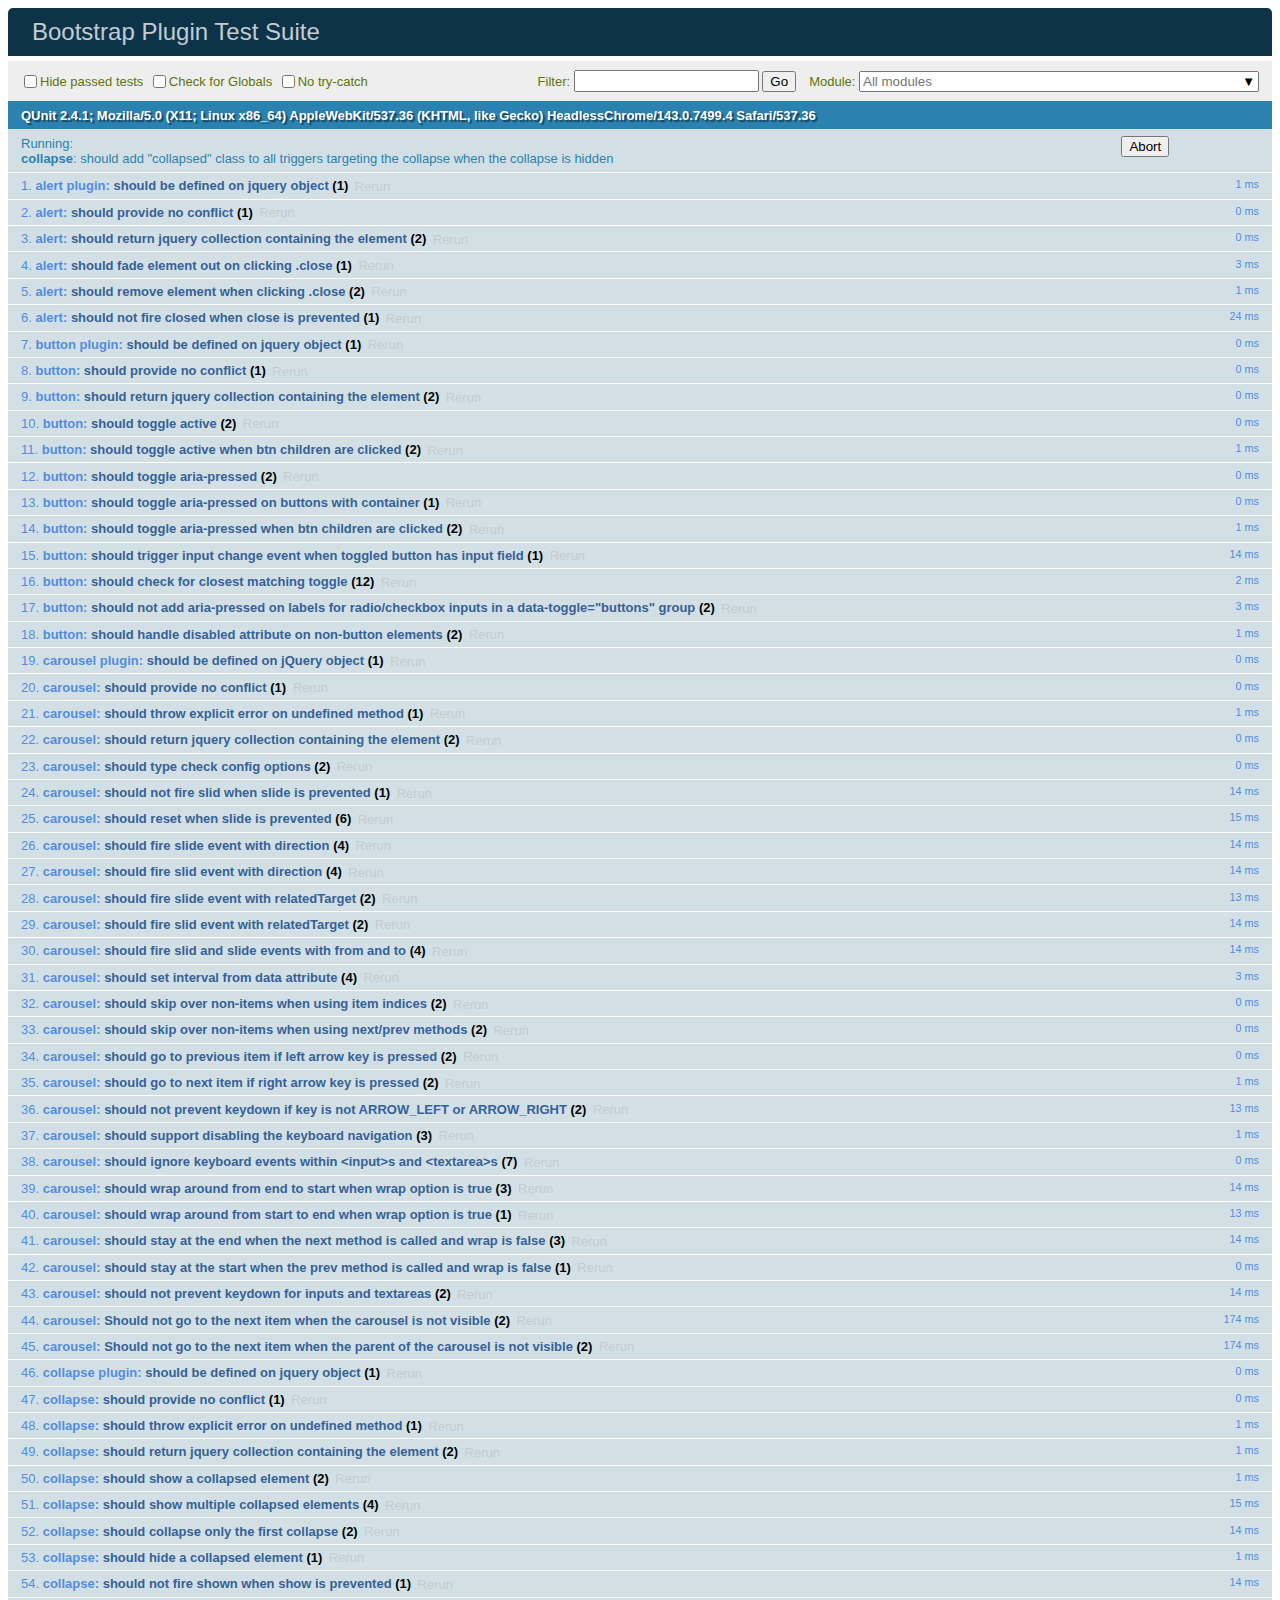
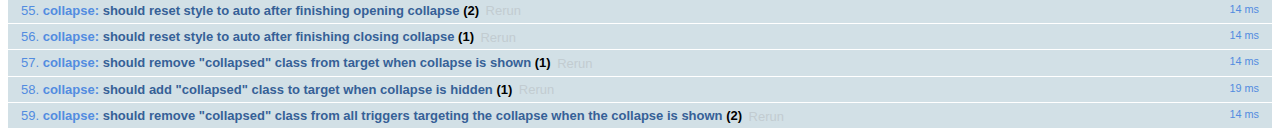
<file: static/css/bootstrap-4.0.0/js/tests/index.html>
<!doctype html>
<html lang="en">
  <head>
    <meta charset="utf-8">
    <meta name="viewport" content="width=device-width, initial-scale=1, shrink-to-fit=no">
    <title>Bootstrap Plugin Test Suite</title>

    <!-- jQuery -->
    <script>
      (function () {
        var path = '../../assets/js/vendor/jquery-slim.min.js'
        // get jquery param from the query string.
        var jQueryVersion = location.search.match(/[?&]jquery=(.*?)(?=&|$)/)

        // If a version was specified, use that version from our vendor folder
        if (jQueryVersion) {
          path = 'vendor/jquery-' + jQueryVersion[1] + '.min.js'
        }
        document.write('<script src="' + path + '"><\/script>')
      }())
    </script>
    <script src="../../assets/js/vendor/popper.min.js"></script>

    <!-- QUnit -->
    <link rel="stylesheet" href="vendor/qunit.css" media="screen">
    <script src="vendor/qunit.js"></script>

    <script>
      // Disable jQuery event aliases to ensure we don't accidentally use any of them
      [
        'blur',
        'focus',
        'focusin',
        'focusout',
        'resize',
        'scroll',
        'click',
        'dblclick',
        'mousedown',
        'mouseup',
        'mousemove',
        'mouseover',
        'mouseout',
        'mouseenter',
        'mouseleave',
        'change',
        'select',
        'submit',
        'keydown',
        'keypress',
        'keyup',
        'contextmenu'
      ].forEach(function(eventAlias) {
        $.fn[eventAlias] = function() {
          throw new Error('Using the ".' + eventAlias + '()" method is not allowed, so that Bootstrap can be compatible with custom jQuery builds which exclude the "event aliases" module that defines said method. See https://github.com/twbs/bootstrap/blob/master/CONTRIBUTING.md#js')
        }
      })

      // Require assert.expect in each test
      QUnit.config.requireExpects = true

      // See https://github.com/axemclion/grunt-saucelabs#test-result-details-with-qunit
      var log = []
      var testName

      QUnit.done(function(testResults) {
        var tests = []
        for (var i = 0; i < log.length; i++) {
          var details = log[i]
          tests.push({
            name: details.name,
            result: details.result,
            expected: details.expected,
            actual: details.actual,
            source: details.source
          })
        }
        testResults.tests = tests

        window.global_test_results = testResults
      })

      QUnit.testStart(function(testDetails) {
        QUnit.log(function(details) {
          if (!details.result) {
            details.name = testDetails.name
            log.push(details)
          }
        })
      })

      // Display fixture on-screen on iOS to avoid false positives
      // See https://github.com/twbs/bootstrap/pull/15955
      if (/iPhone|iPad|iPod/.test(navigator.userAgent)) {
        QUnit.begin(function() {
          $('#qunit-fixture').css({ top: 0, left: 0 })
        })

        QUnit.done(function() {
          $('#qunit-fixture').css({ top: '', left: '' })
        })
      }
    </script>

    <!-- Transpiled Plugins -->
    <script src="../dist/util.js"></script>
    <script src="../dist/alert.js"></script>
    <script src="../dist/button.js"></script>
    <script src="../dist/carousel.js"></script>
    <script src="../dist/collapse.js"></script>
    <script src="../dist/dropdown.js"></script>
    <script src="../dist/modal.js"></script>
    <script src="../dist/scrollspy.js"></script>
    <script src="../dist/tab.js"></script>
    <script src="../dist/tooltip.js"></script>
    <script src="../dist/popover.js"></script>

    <!-- Unit Tests -->
    <script src="unit/alert.js"></script>
    <script src="unit/button.js"></script>
    <script src="unit/carousel.js"></script>
    <script src="unit/collapse.js"></script>
    <script src="unit/dropdown.js"></script>
    <script src="unit/modal.js"></script>
    <script src="unit/scrollspy.js"></script>
    <script src="unit/tab.js"></script>
    <script src="unit/tooltip.js"></script>
    <script src="unit/popover.js"></script>
    <script src="unit/util.js"></script>
  </head>
  <body>
    <div id="qunit-container">
      <div id="qunit"></div>
      <div id="qunit-fixture"></div>
    </div>
  </body>
</html>
</file>
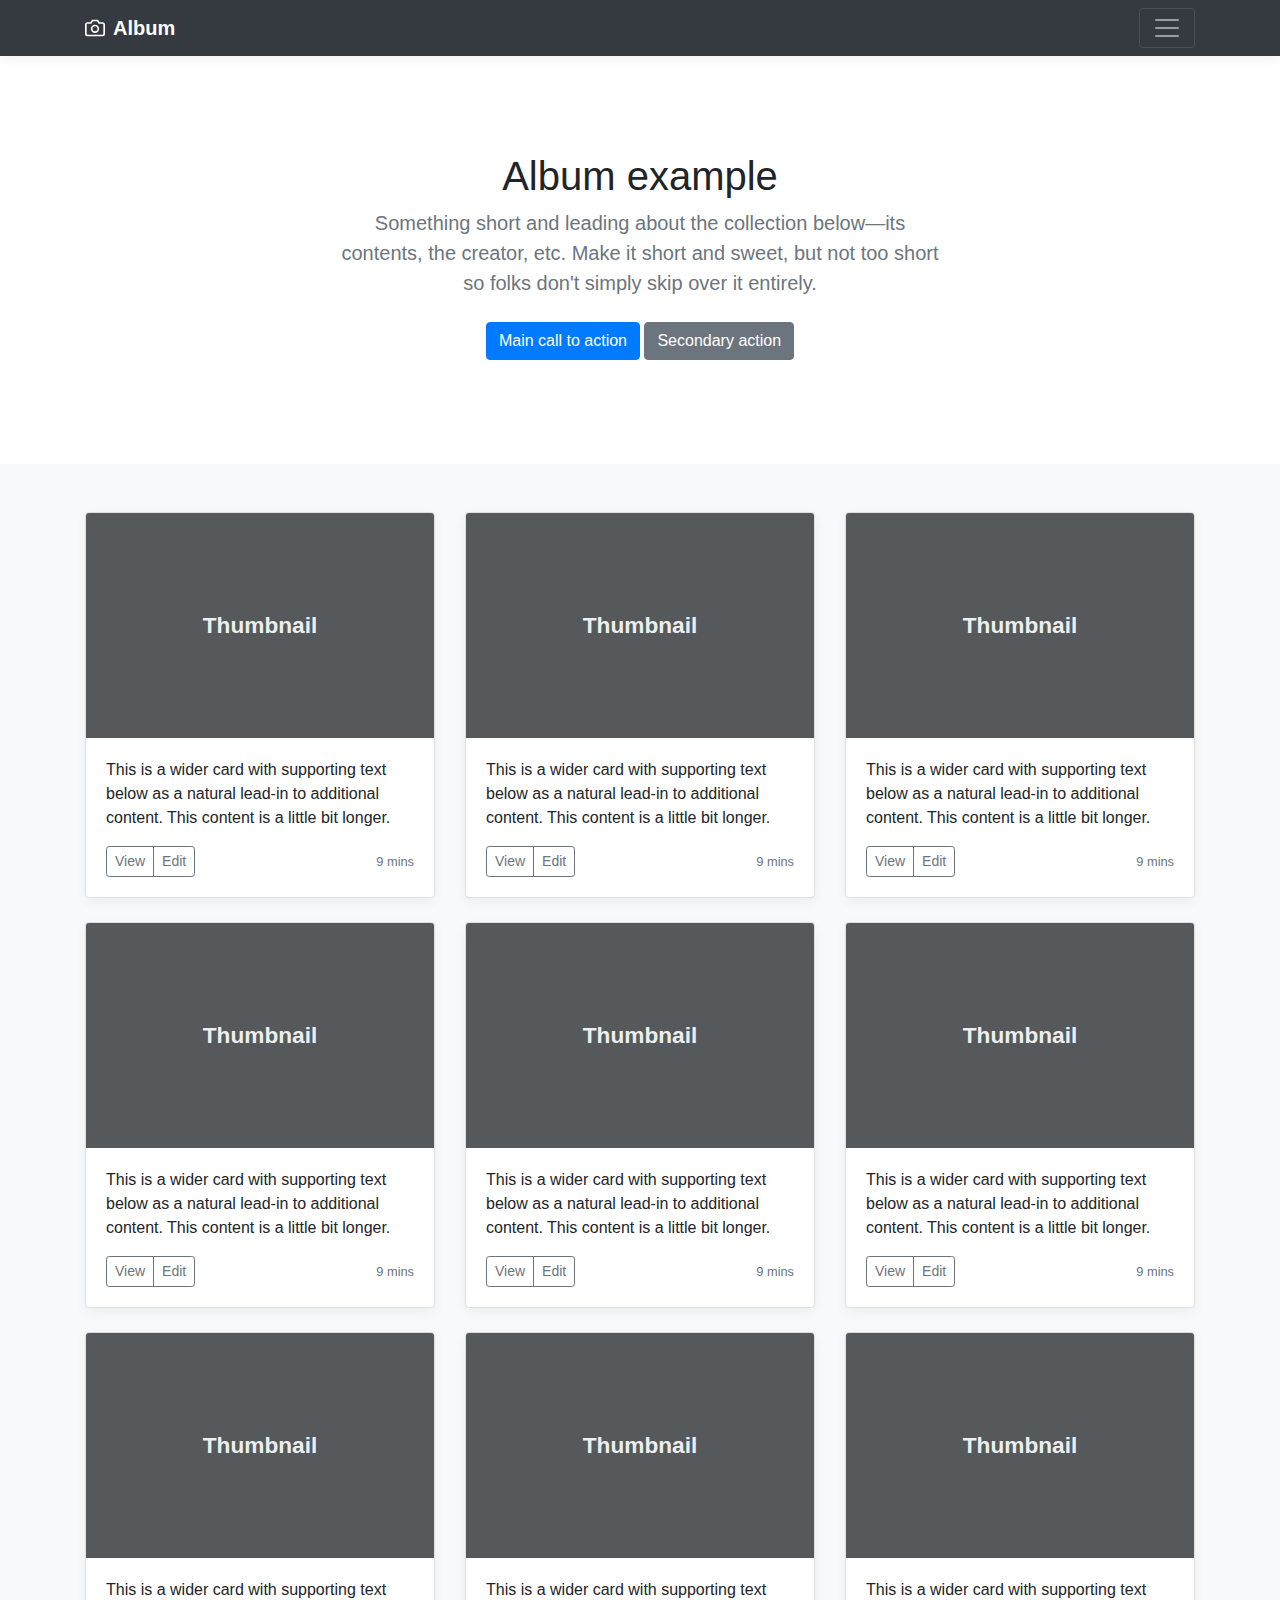
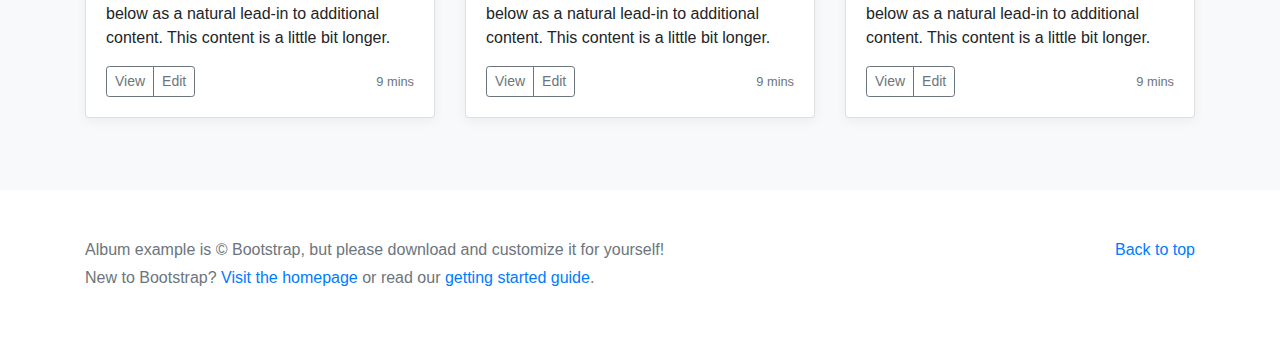
<file: static/css/bootstrap-4.0.0/docs/4.0/examples/album/index.html>
<!doctype html>
<html lang="en">
  <head>
    <meta charset="utf-8">
    <meta name="viewport" content="width=device-width, initial-scale=1, shrink-to-fit=no">
    <meta name="description" content="">
    <meta name="author" content="">
    <link rel="icon" href="../../../../favicon.ico">

    <title>Album example for Bootstrap</title>

    <!-- Bootstrap core CSS -->
    <link href="../../../../dist/css/bootstrap.min.css" rel="stylesheet">

    <!-- Custom styles for this template -->
    <link href="album.css" rel="stylesheet">
  </head>

  <body>

    <header>
      <div class="collapse bg-dark" id="navbarHeader">
        <div class="container">
          <div class="row">
            <div class="col-sm-8 col-md-7 py-4">
              <h4 class="text-white">About</h4>
              <p class="text-muted">Add some information about the album below, the author, or any other background context. Make it a few sentences long so folks can pick up some informative tidbits. Then, link them off to some social networking sites or contact information.</p>
            </div>
            <div class="col-sm-4 offset-md-1 py-4">
              <h4 class="text-white">Contact</h4>
              <ul class="list-unstyled">
                <li><a href="#" class="text-white">Follow on Twitter</a></li>
                <li><a href="#" class="text-white">Like on Facebook</a></li>
                <li><a href="#" class="text-white">Email me</a></li>
              </ul>
            </div>
          </div>
        </div>
      </div>
      <div class="navbar navbar-dark bg-dark box-shadow">
        <div class="container d-flex justify-content-between">
          <a href="#" class="navbar-brand d-flex align-items-center">
            <svg xmlns="http://www.w3.org/2000/svg" width="20" height="20" viewBox="0 0 24 24" fill="none" stroke="currentColor" stroke-width="2" stroke-linecap="round" stroke-linejoin="round" class="mr-2"><path d="M23 19a2 2 0 0 1-2 2H3a2 2 0 0 1-2-2V8a2 2 0 0 1 2-2h4l2-3h6l2 3h4a2 2 0 0 1 2 2z"></path><circle cx="12" cy="13" r="4"></circle></svg>
            <strong>Album</strong>
          </a>
          <button class="navbar-toggler" type="button" data-toggle="collapse" data-target="#navbarHeader" aria-controls="navbarHeader" aria-expanded="false" aria-label="Toggle navigation">
            <span class="navbar-toggler-icon"></span>
          </button>
        </div>
      </div>
    </header>

    <main role="main">

      <section class="jumbotron text-center">
        <div class="container">
          <h1 class="jumbotron-heading">Album example</h1>
          <p class="lead text-muted">Something short and leading about the collection below—its contents, the creator, etc. Make it short and sweet, but not too short so folks don't simply skip over it entirely.</p>
          <p>
            <a href="#" class="btn btn-primary my-2">Main call to action</a>
            <a href="#" class="btn btn-secondary my-2">Secondary action</a>
          </p>
        </div>
      </section>

      <div class="album py-5 bg-light">
        <div class="container">

          <div class="row">
            <div class="col-md-4">
              <div class="card mb-4 box-shadow">
                <img class="card-img-top" data-src="holder.js/100px225?theme=thumb&bg=55595c&fg=eceeef&text=Thumbnail" alt="Card image cap">
                <div class="card-body">
                  <p class="card-text">This is a wider card with supporting text below as a natural lead-in to additional content. This content is a little bit longer.</p>
                  <div class="d-flex justify-content-between align-items-center">
                    <div class="btn-group">
                      <button type="button" class="btn btn-sm btn-outline-secondary">View</button>
                      <button type="button" class="btn btn-sm btn-outline-secondary">Edit</button>
                    </div>
                    <small class="text-muted">9 mins</small>
                  </div>
                </div>
              </div>
            </div>
            <div class="col-md-4">
              <div class="card mb-4 box-shadow">
                <img class="card-img-top" data-src="holder.js/100px225?theme=thumb&bg=55595c&fg=eceeef&text=Thumbnail" alt="Card image cap">
                <div class="card-body">
                  <p class="card-text">This is a wider card with supporting text below as a natural lead-in to additional content. This content is a little bit longer.</p>
                  <div class="d-flex justify-content-between align-items-center">
                    <div class="btn-group">
                      <button type="button" class="btn btn-sm btn-outline-secondary">View</button>
                      <button type="button" class="btn btn-sm btn-outline-secondary">Edit</button>
                    </div>
                    <small class="text-muted">9 mins</small>
                  </div>
                </div>
              </div>
            </div>
            <div class="col-md-4">
              <div class="card mb-4 box-shadow">
                <img class="card-img-top" data-src="holder.js/100px225?theme=thumb&bg=55595c&fg=eceeef&text=Thumbnail" alt="Card image cap">
                <div class="card-body">
                  <p class="card-text">This is a wider card with supporting text below as a natural lead-in to additional content. This content is a little bit longer.</p>
                  <div class="d-flex justify-content-between align-items-center">
                    <div class="btn-group">
                      <button type="button" class="btn btn-sm btn-outline-secondary">View</button>
                      <button type="button" class="btn btn-sm btn-outline-secondary">Edit</button>
                    </div>
                    <small class="text-muted">9 mins</small>
                  </div>
                </div>
              </div>
            </div>

            <div class="col-md-4">
              <div class="card mb-4 box-shadow">
                <img class="card-img-top" data-src="holder.js/100px225?theme=thumb&bg=55595c&fg=eceeef&text=Thumbnail" alt="Card image cap">
                <div class="card-body">
                  <p class="card-text">This is a wider card with supporting text below as a natural lead-in to additional content. This content is a little bit longer.</p>
                  <div class="d-flex justify-content-between align-items-center">
                    <div class="btn-group">
                      <button type="button" class="btn btn-sm btn-outline-secondary">View</button>
                      <button type="button" class="btn btn-sm btn-outline-secondary">Edit</button>
                    </div>
                    <small class="text-muted">9 mins</small>
                  </div>
                </div>
              </div>
            </div>
            <div class="col-md-4">
              <div class="card mb-4 box-shadow">
                <img class="card-img-top" data-src="holder.js/100px225?theme=thumb&bg=55595c&fg=eceeef&text=Thumbnail" alt="Card image cap">
                <div class="card-body">
                  <p class="card-text">This is a wider card with supporting text below as a natural lead-in to additional content. This content is a little bit longer.</p>
                  <div class="d-flex justify-content-between align-items-center">
                    <div class="btn-group">
                      <button type="button" class="btn btn-sm btn-outline-secondary">View</button>
                      <button type="button" class="btn btn-sm btn-outline-secondary">Edit</button>
                    </div>
                    <small class="text-muted">9 mins</small>
                  </div>
                </div>
              </div>
            </div>
            <div class="col-md-4">
              <div class="card mb-4 box-shadow">
                <img class="card-img-top" data-src="holder.js/100px225?theme=thumb&bg=55595c&fg=eceeef&text=Thumbnail" alt="Card image cap">
                <div class="card-body">
                  <p class="card-text">This is a wider card with supporting text below as a natural lead-in to additional content. This content is a little bit longer.</p>
                  <div class="d-flex justify-content-between align-items-center">
                    <div class="btn-group">
                      <button type="button" class="btn btn-sm btn-outline-secondary">View</button>
                      <button type="button" class="btn btn-sm btn-outline-secondary">Edit</button>
                    </div>
                    <small class="text-muted">9 mins</small>
                  </div>
                </div>
              </div>
            </div>

            <div class="col-md-4">
              <div class="card mb-4 box-shadow">
                <img class="card-img-top" data-src="holder.js/100px225?theme=thumb&bg=55595c&fg=eceeef&text=Thumbnail" alt="Card image cap">
                <div class="card-body">
                  <p class="card-text">This is a wider card with supporting text below as a natural lead-in to additional content. This content is a little bit longer.</p>
                  <div class="d-flex justify-content-between align-items-center">
                    <div class="btn-group">
                      <button type="button" class="btn btn-sm btn-outline-secondary">View</button>
                      <button type="button" class="btn btn-sm btn-outline-secondary">Edit</button>
                    </div>
                    <small class="text-muted">9 mins</small>
                  </div>
                </div>
              </div>
            </div>
            <div class="col-md-4">
              <div class="card mb-4 box-shadow">
                <img class="card-img-top" data-src="holder.js/100px225?theme=thumb&bg=55595c&fg=eceeef&text=Thumbnail" alt="Card image cap">
                <div class="card-body">
                  <p class="card-text">This is a wider card with supporting text below as a natural lead-in to additional content. This content is a little bit longer.</p>
                  <div class="d-flex justify-content-between align-items-center">
                    <div class="btn-group">
                      <button type="button" class="btn btn-sm btn-outline-secondary">View</button>
                      <button type="button" class="btn btn-sm btn-outline-secondary">Edit</button>
                    </div>
                    <small class="text-muted">9 mins</small>
                  </div>
                </div>
              </div>
            </div>
            <div class="col-md-4">
              <div class="card mb-4 box-shadow">
                <img class="card-img-top" data-src="holder.js/100px225?theme=thumb&bg=55595c&fg=eceeef&text=Thumbnail" alt="Card image cap">
                <div class="card-body">
                  <p class="card-text">This is a wider card with supporting text below as a natural lead-in to additional content. This content is a little bit longer.</p>
                  <div class="d-flex justify-content-between align-items-center">
                    <div class="btn-group">
                      <button type="button" class="btn btn-sm btn-outline-secondary">View</button>
                      <button type="button" class="btn btn-sm btn-outline-secondary">Edit</button>
                    </div>
                    <small class="text-muted">9 mins</small>
                  </div>
                </div>
              </div>
            </div>
          </div>
        </div>
      </div>

    </main>

    <footer class="text-muted">
      <div class="container">
        <p class="float-right">
          <a href="#">Back to top</a>
        </p>
        <p>Album example is &copy; Bootstrap, but please download and customize it for yourself!</p>
        <p>New to Bootstrap? <a href="../../">Visit the homepage</a> or read our <a href="../../getting-started/">getting started guide</a>.</p>
      </div>
    </footer>

    <!-- Bootstrap core JavaScript
    ================================================== -->
    <!-- Placed at the end of the document so the pages load faster -->
    <script src="https://code.jquery.com/jquery-3.2.1.slim.min.js" integrity="sha384-KJ3o2DKtIkvYIK3UENzmM7KCkRr/rE9/Qpg6aAZGJwFDMVNA/GpGFF93hXpG5KkN" crossorigin="anonymous"></script>
    <script>window.jQuery || document.write('<script src="../../../../assets/js/vendor/jquery-slim.min.js"><\/script>')</script>
    <script src="../../../../assets/js/vendor/popper.min.js"></script>
    <script src="../../../../dist/js/bootstrap.min.js"></script>
    <script src="../../../../assets/js/vendor/holder.min.js"></script>
  </body>
</html>
</file>
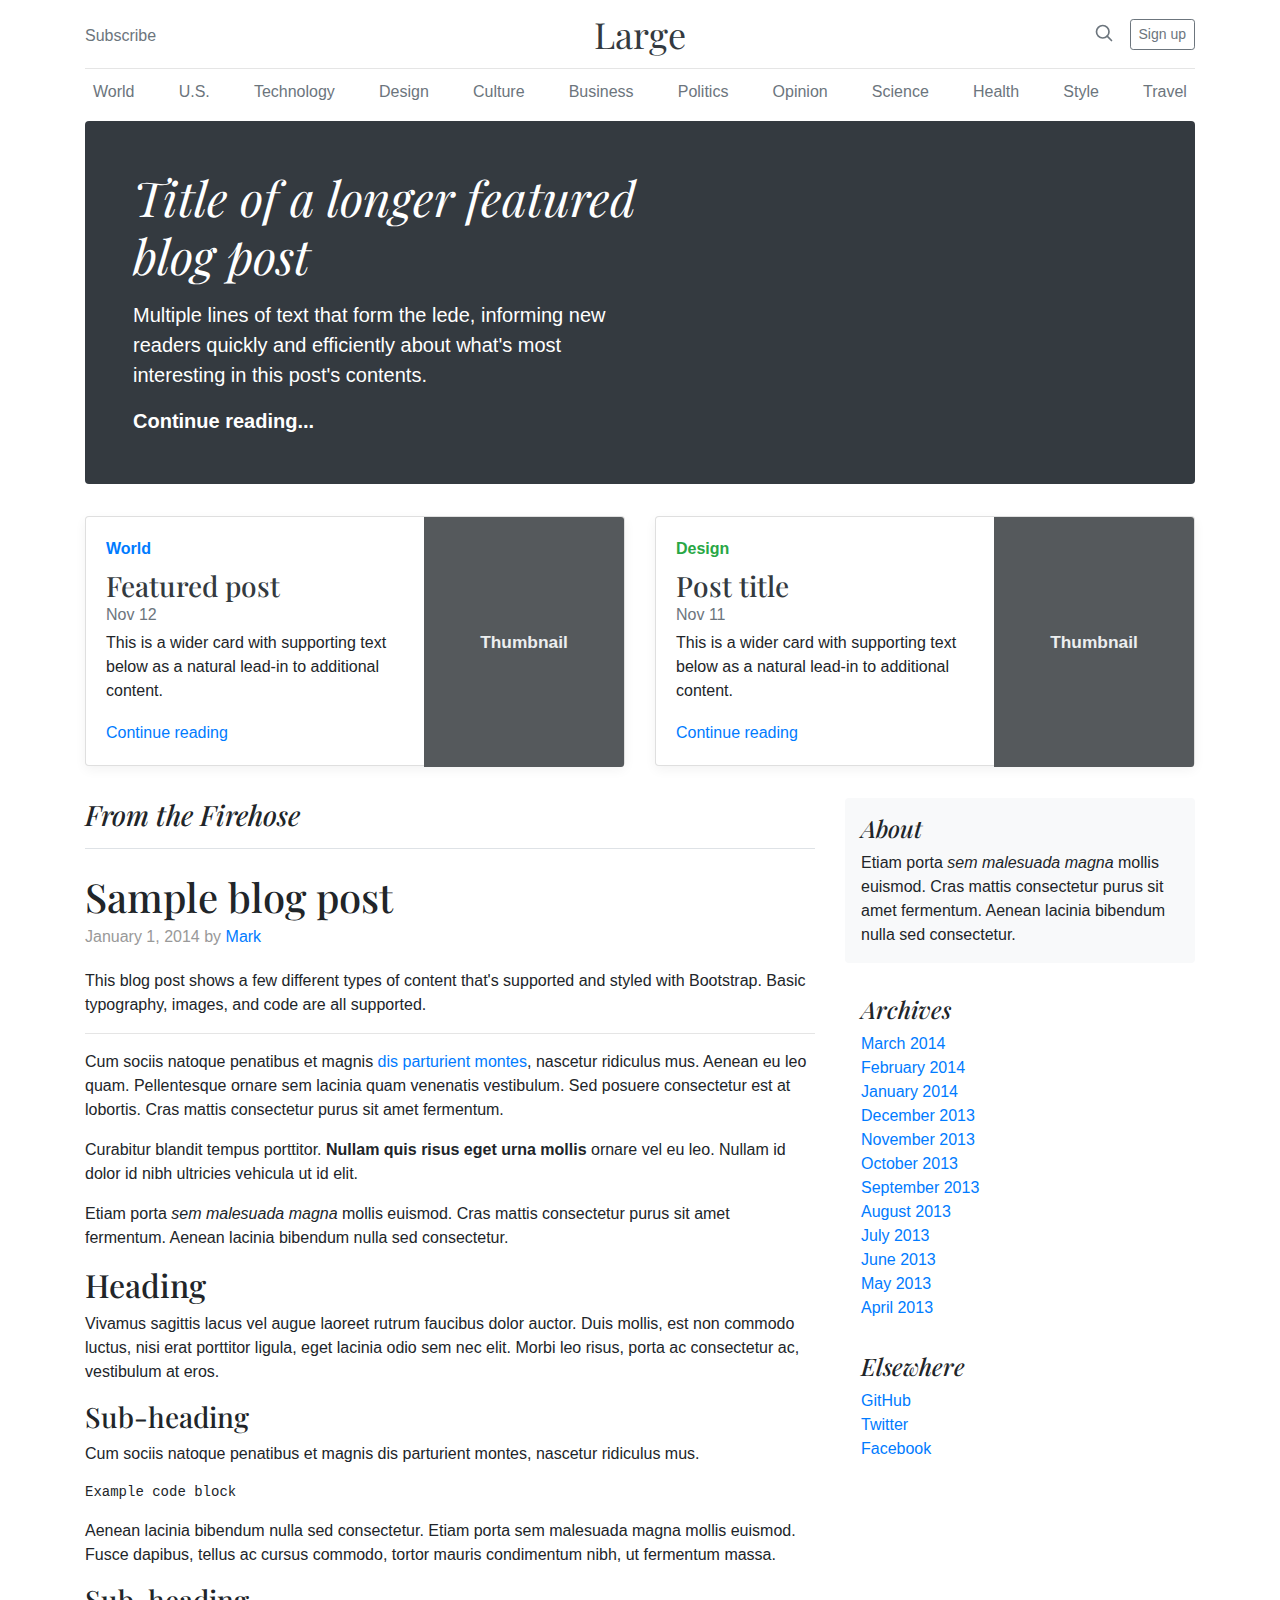
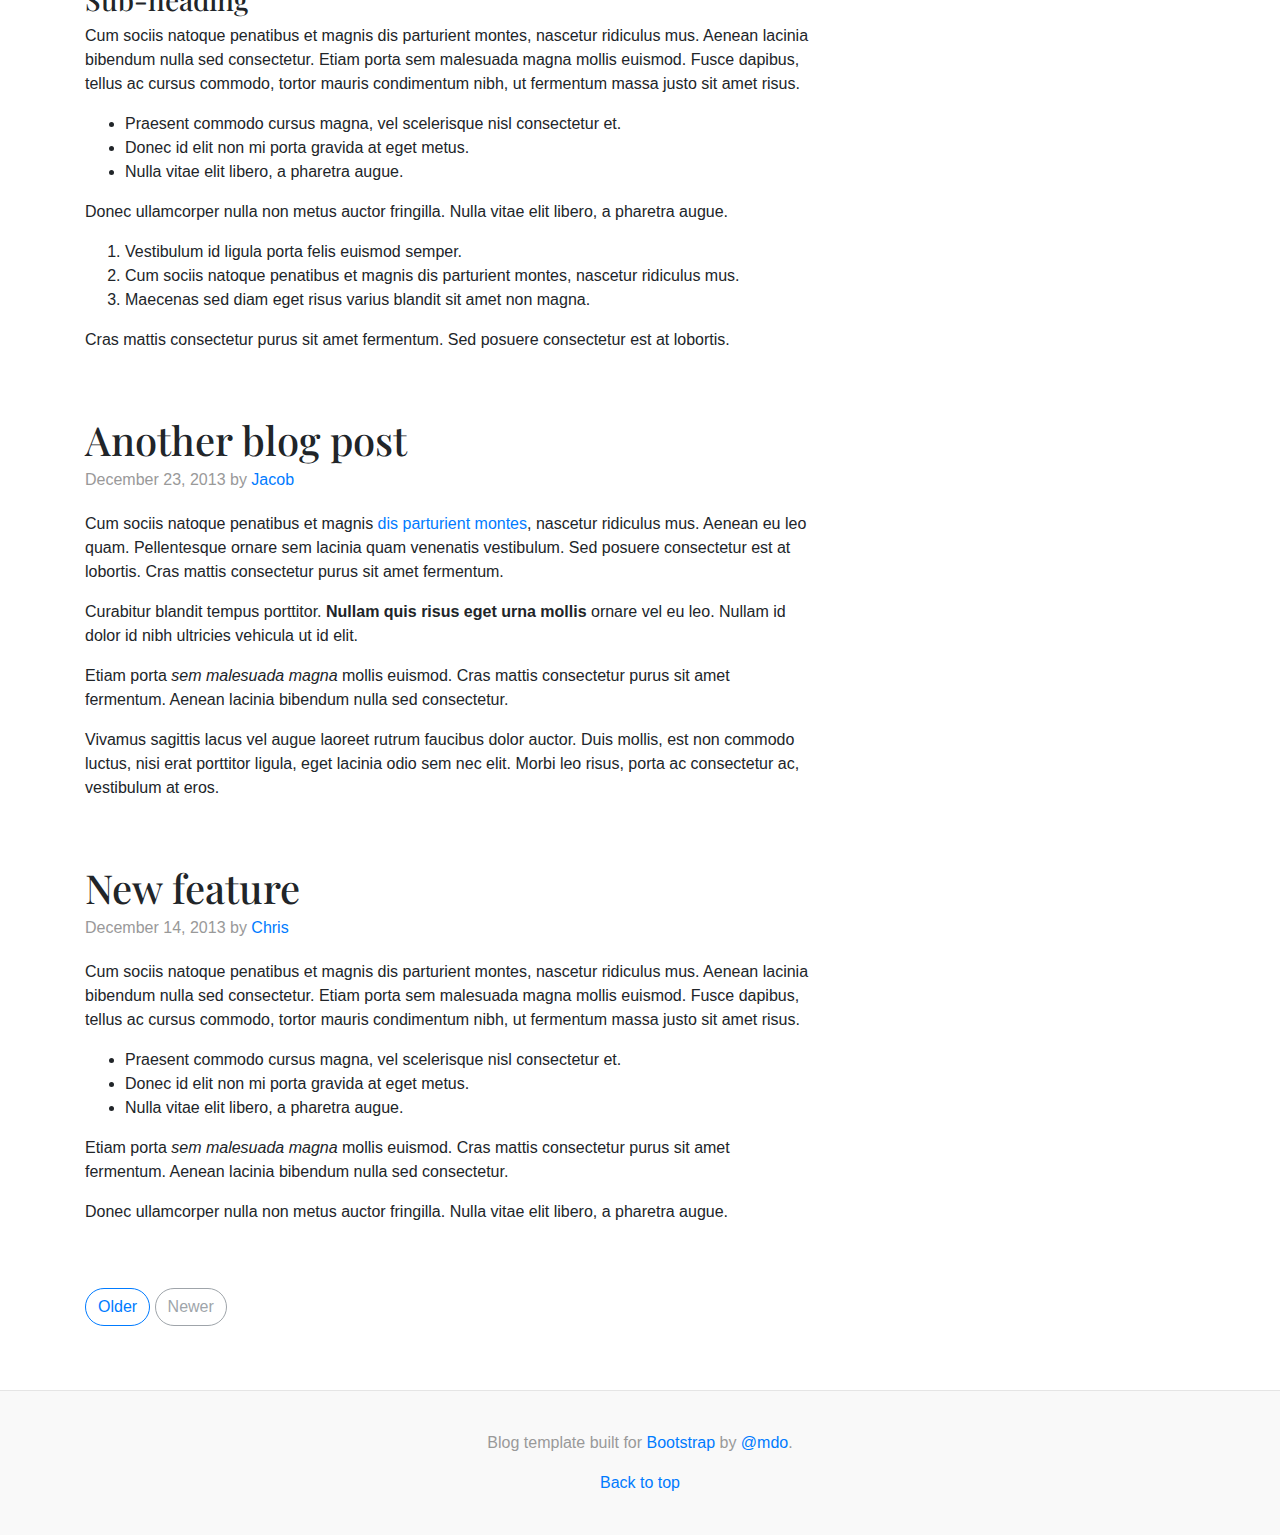
<file: static/css/bootstrap-4.0.0/docs/4.0/examples/blog/index.html>
<!doctype html>
<html lang="en">
  <head>
    <meta charset="utf-8">
    <meta name="viewport" content="width=device-width, initial-scale=1, shrink-to-fit=no">
    <meta name="description" content="">
    <meta name="author" content="">
    <link rel="icon" href="../../../../favicon.ico">

    <title>Blog Template for Bootstrap</title>

    <!-- Bootstrap core CSS -->
    <link href="../../../../dist/css/bootstrap.min.css" rel="stylesheet">

    <!-- Custom styles for this template -->
    <link href="https://fonts.googleapis.com/css?family=Playfair+Display:700,900" rel="stylesheet">
    <link href="blog.css" rel="stylesheet">
  </head>

  <body>

    <div class="container">
      <header class="blog-header py-3">
        <div class="row flex-nowrap justify-content-between align-items-center">
          <div class="col-4 pt-1">
            <a class="text-muted" href="#">Subscribe</a>
          </div>
          <div class="col-4 text-center">
            <a class="blog-header-logo text-dark" href="#">Large</a>
          </div>
          <div class="col-4 d-flex justify-content-end align-items-center">
            <a class="text-muted" href="#">
              <svg xmlns="http://www.w3.org/2000/svg" width="20" height="20" viewBox="0 0 24 24" fill="none" stroke="currentColor" stroke-width="2" stroke-linecap="round" stroke-linejoin="round" class="mx-3"><circle cx="10.5" cy="10.5" r="7.5"></circle><line x1="21" y1="21" x2="15.8" y2="15.8"></line></svg>
            </a>
            <a class="btn btn-sm btn-outline-secondary" href="#">Sign up</a>
          </div>
        </div>
      </header>

      <div class="nav-scroller py-1 mb-2">
        <nav class="nav d-flex justify-content-between">
          <a class="p-2 text-muted" href="#">World</a>
          <a class="p-2 text-muted" href="#">U.S.</a>
          <a class="p-2 text-muted" href="#">Technology</a>
          <a class="p-2 text-muted" href="#">Design</a>
          <a class="p-2 text-muted" href="#">Culture</a>
          <a class="p-2 text-muted" href="#">Business</a>
          <a class="p-2 text-muted" href="#">Politics</a>
          <a class="p-2 text-muted" href="#">Opinion</a>
          <a class="p-2 text-muted" href="#">Science</a>
          <a class="p-2 text-muted" href="#">Health</a>
          <a class="p-2 text-muted" href="#">Style</a>
          <a class="p-2 text-muted" href="#">Travel</a>
        </nav>
      </div>

      <div class="jumbotron p-3 p-md-5 text-white rounded bg-dark">
        <div class="col-md-6 px-0">
          <h1 class="display-4 font-italic">Title of a longer featured blog post</h1>
          <p class="lead my-3">Multiple lines of text that form the lede, informing new readers quickly and efficiently about what's most interesting in this post's contents.</p>
          <p class="lead mb-0"><a href="#" class="text-white font-weight-bold">Continue reading...</a></p>
        </div>
      </div>

      <div class="row mb-2">
        <div class="col-md-6">
          <div class="card flex-md-row mb-4 box-shadow h-md-250">
            <div class="card-body d-flex flex-column align-items-start">
              <strong class="d-inline-block mb-2 text-primary">World</strong>
              <h3 class="mb-0">
                <a class="text-dark" href="#">Featured post</a>
              </h3>
              <div class="mb-1 text-muted">Nov 12</div>
              <p class="card-text mb-auto">This is a wider card with supporting text below as a natural lead-in to additional content.</p>
              <a href="#">Continue reading</a>
            </div>
            <img class="card-img-right flex-auto d-none d-md-block" data-src="holder.js/200x250?theme=thumb" alt="Card image cap">
          </div>
        </div>
        <div class="col-md-6">
          <div class="card flex-md-row mb-4 box-shadow h-md-250">
            <div class="card-body d-flex flex-column align-items-start">
              <strong class="d-inline-block mb-2 text-success">Design</strong>
              <h3 class="mb-0">
                <a class="text-dark" href="#">Post title</a>
              </h3>
              <div class="mb-1 text-muted">Nov 11</div>
              <p class="card-text mb-auto">This is a wider card with supporting text below as a natural lead-in to additional content.</p>
              <a href="#">Continue reading</a>
            </div>
            <img class="card-img-right flex-auto d-none d-md-block" data-src="holder.js/200x250?theme=thumb" alt="Card image cap">
          </div>
        </div>
      </div>
    </div>

    <main role="main" class="container">
      <div class="row">
        <div class="col-md-8 blog-main">
          <h3 class="pb-3 mb-4 font-italic border-bottom">
            From the Firehose
          </h3>

          <div class="blog-post">
            <h2 class="blog-post-title">Sample blog post</h2>
            <p class="blog-post-meta">January 1, 2014 by <a href="#">Mark</a></p>

            <p>This blog post shows a few different types of content that's supported and styled with Bootstrap. Basic typography, images, and code are all supported.</p>
            <hr>
            <p>Cum sociis natoque penatibus et magnis <a href="#">dis parturient montes</a>, nascetur ridiculus mus. Aenean eu leo quam. Pellentesque ornare sem lacinia quam venenatis vestibulum. Sed posuere consectetur est at lobortis. Cras mattis consectetur purus sit amet fermentum.</p>
            <blockquote>
              <p>Curabitur blandit tempus porttitor. <strong>Nullam quis risus eget urna mollis</strong> ornare vel eu leo. Nullam id dolor id nibh ultricies vehicula ut id elit.</p>
            </blockquote>
            <p>Etiam porta <em>sem malesuada magna</em> mollis euismod. Cras mattis consectetur purus sit amet fermentum. Aenean lacinia bibendum nulla sed consectetur.</p>
            <h2>Heading</h2>
            <p>Vivamus sagittis lacus vel augue laoreet rutrum faucibus dolor auctor. Duis mollis, est non commodo luctus, nisi erat porttitor ligula, eget lacinia odio sem nec elit. Morbi leo risus, porta ac consectetur ac, vestibulum at eros.</p>
            <h3>Sub-heading</h3>
            <p>Cum sociis natoque penatibus et magnis dis parturient montes, nascetur ridiculus mus.</p>
            <pre><code>Example code block</code></pre>
            <p>Aenean lacinia bibendum nulla sed consectetur. Etiam porta sem malesuada magna mollis euismod. Fusce dapibus, tellus ac cursus commodo, tortor mauris condimentum nibh, ut fermentum massa.</p>
            <h3>Sub-heading</h3>
            <p>Cum sociis natoque penatibus et magnis dis parturient montes, nascetur ridiculus mus. Aenean lacinia bibendum nulla sed consectetur. Etiam porta sem malesuada magna mollis euismod. Fusce dapibus, tellus ac cursus commodo, tortor mauris condimentum nibh, ut fermentum massa justo sit amet risus.</p>
            <ul>
              <li>Praesent commodo cursus magna, vel scelerisque nisl consectetur et.</li>
              <li>Donec id elit non mi porta gravida at eget metus.</li>
              <li>Nulla vitae elit libero, a pharetra augue.</li>
            </ul>
            <p>Donec ullamcorper nulla non metus auctor fringilla. Nulla vitae elit libero, a pharetra augue.</p>
            <ol>
              <li>Vestibulum id ligula porta felis euismod semper.</li>
              <li>Cum sociis natoque penatibus et magnis dis parturient montes, nascetur ridiculus mus.</li>
              <li>Maecenas sed diam eget risus varius blandit sit amet non magna.</li>
            </ol>
            <p>Cras mattis consectetur purus sit amet fermentum. Sed posuere consectetur est at lobortis.</p>
          </div><!-- /.blog-post -->

          <div class="blog-post">
            <h2 class="blog-post-title">Another blog post</h2>
            <p class="blog-post-meta">December 23, 2013 by <a href="#">Jacob</a></p>

            <p>Cum sociis natoque penatibus et magnis <a href="#">dis parturient montes</a>, nascetur ridiculus mus. Aenean eu leo quam. Pellentesque ornare sem lacinia quam venenatis vestibulum. Sed posuere consectetur est at lobortis. Cras mattis consectetur purus sit amet fermentum.</p>
            <blockquote>
              <p>Curabitur blandit tempus porttitor. <strong>Nullam quis risus eget urna mollis</strong> ornare vel eu leo. Nullam id dolor id nibh ultricies vehicula ut id elit.</p>
            </blockquote>
            <p>Etiam porta <em>sem malesuada magna</em> mollis euismod. Cras mattis consectetur purus sit amet fermentum. Aenean lacinia bibendum nulla sed consectetur.</p>
            <p>Vivamus sagittis lacus vel augue laoreet rutrum faucibus dolor auctor. Duis mollis, est non commodo luctus, nisi erat porttitor ligula, eget lacinia odio sem nec elit. Morbi leo risus, porta ac consectetur ac, vestibulum at eros.</p>
          </div><!-- /.blog-post -->

          <div class="blog-post">
            <h2 class="blog-post-title">New feature</h2>
            <p class="blog-post-meta">December 14, 2013 by <a href="#">Chris</a></p>

            <p>Cum sociis natoque penatibus et magnis dis parturient montes, nascetur ridiculus mus. Aenean lacinia bibendum nulla sed consectetur. Etiam porta sem malesuada magna mollis euismod. Fusce dapibus, tellus ac cursus commodo, tortor mauris condimentum nibh, ut fermentum massa justo sit amet risus.</p>
            <ul>
              <li>Praesent commodo cursus magna, vel scelerisque nisl consectetur et.</li>
              <li>Donec id elit non mi porta gravida at eget metus.</li>
              <li>Nulla vitae elit libero, a pharetra augue.</li>
            </ul>
            <p>Etiam porta <em>sem malesuada magna</em> mollis euismod. Cras mattis consectetur purus sit amet fermentum. Aenean lacinia bibendum nulla sed consectetur.</p>
            <p>Donec ullamcorper nulla non metus auctor fringilla. Nulla vitae elit libero, a pharetra augue.</p>
          </div><!-- /.blog-post -->

          <nav class="blog-pagination">
            <a class="btn btn-outline-primary" href="#">Older</a>
            <a class="btn btn-outline-secondary disabled" href="#">Newer</a>
          </nav>

        </div><!-- /.blog-main -->

        <aside class="col-md-4 blog-sidebar">
          <div class="p-3 mb-3 bg-light rounded">
            <h4 class="font-italic">About</h4>
            <p class="mb-0">Etiam porta <em>sem malesuada magna</em> mollis euismod. Cras mattis consectetur purus sit amet fermentum. Aenean lacinia bibendum nulla sed consectetur.</p>
          </div>

          <div class="p-3">
            <h4 class="font-italic">Archives</h4>
            <ol class="list-unstyled mb-0">
              <li><a href="#">March 2014</a></li>
              <li><a href="#">February 2014</a></li>
              <li><a href="#">January 2014</a></li>
              <li><a href="#">December 2013</a></li>
              <li><a href="#">November 2013</a></li>
              <li><a href="#">October 2013</a></li>
              <li><a href="#">September 2013</a></li>
              <li><a href="#">August 2013</a></li>
              <li><a href="#">July 2013</a></li>
              <li><a href="#">June 2013</a></li>
              <li><a href="#">May 2013</a></li>
              <li><a href="#">April 2013</a></li>
            </ol>
          </div>

          <div class="p-3">
            <h4 class="font-italic">Elsewhere</h4>
            <ol class="list-unstyled">
              <li><a href="#">GitHub</a></li>
              <li><a href="#">Twitter</a></li>
              <li><a href="#">Facebook</a></li>
            </ol>
          </div>
        </aside><!-- /.blog-sidebar -->

      </div><!-- /.row -->

    </main><!-- /.container -->

    <footer class="blog-footer">
      <p>Blog template built for <a href="https://getbootstrap.com/">Bootstrap</a> by <a href="https://twitter.com/mdo">@mdo</a>.</p>
      <p>
        <a href="#">Back to top</a>
      </p>
    </footer>

    <!-- Bootstrap core JavaScript
    ================================================== -->
    <!-- Placed at the end of the document so the pages load faster -->
    <script src="https://code.jquery.com/jquery-3.2.1.slim.min.js" integrity="sha384-KJ3o2DKtIkvYIK3UENzmM7KCkRr/rE9/Qpg6aAZGJwFDMVNA/GpGFF93hXpG5KkN" crossorigin="anonymous"></script>
    <script>window.jQuery || document.write('<script src="../../../../assets/js/vendor/jquery-slim.min.js"><\/script>')</script>
    <script src="../../../../assets/js/vendor/popper.min.js"></script>
    <script src="../../../../dist/js/bootstrap.min.js"></script>
    <script src="../../../../assets/js/vendor/holder.min.js"></script>
    <script>
      Holder.addTheme('thumb', {
        bg: '#55595c',
        fg: '#eceeef',
        text: 'Thumbnail'
      });
    </script>
  </body>
</html>
</file>
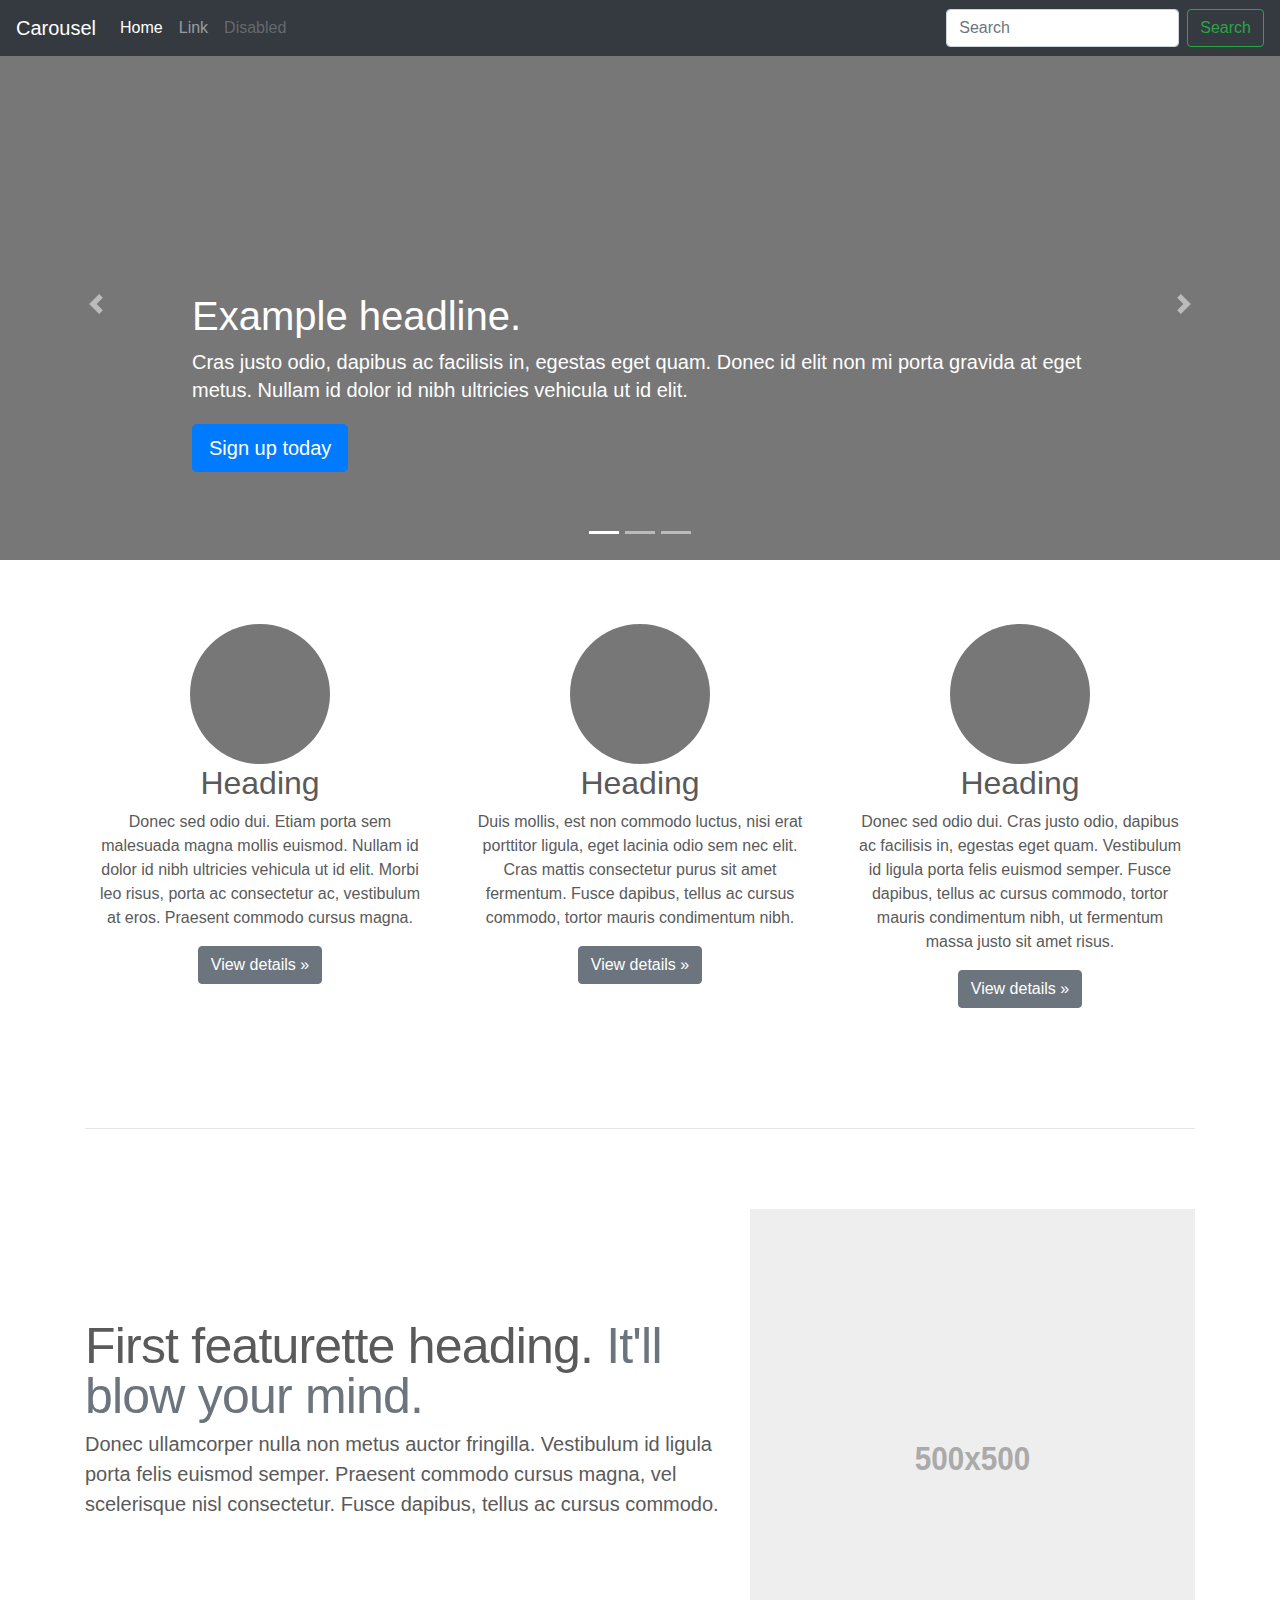
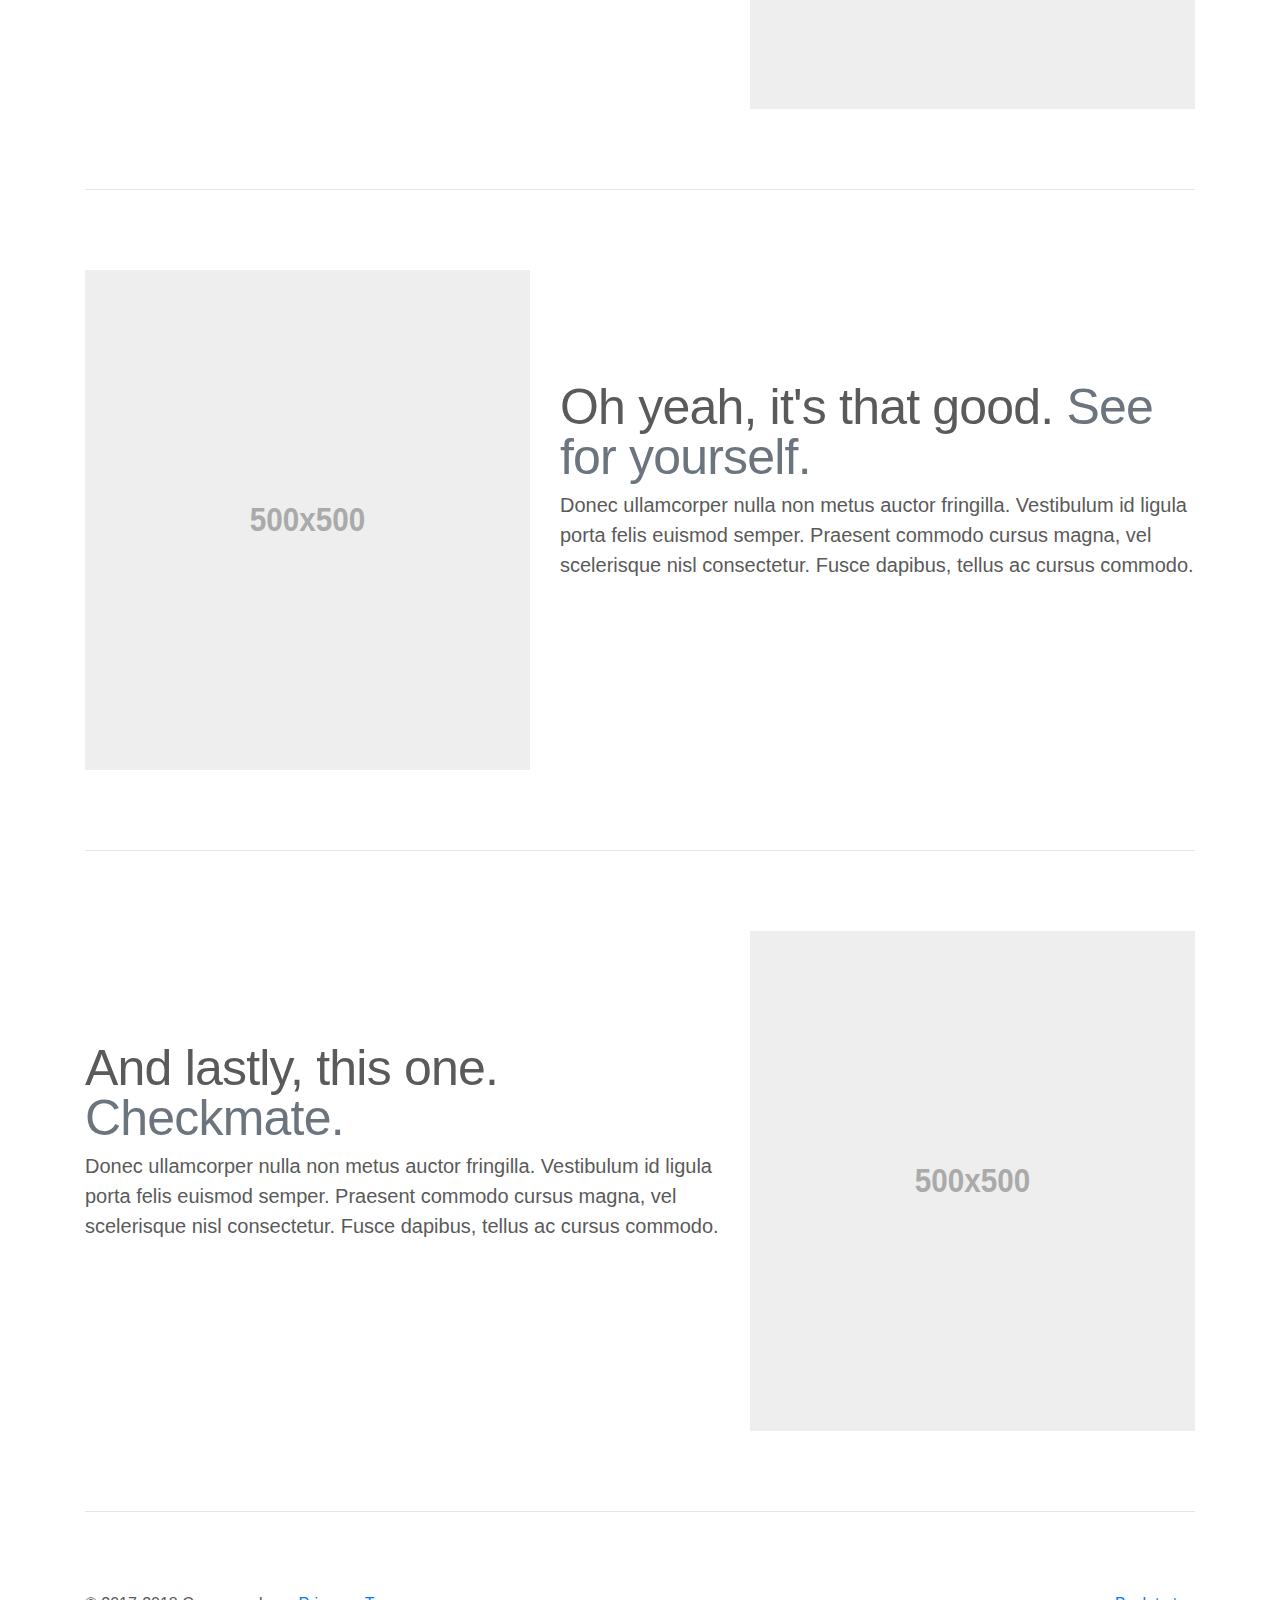
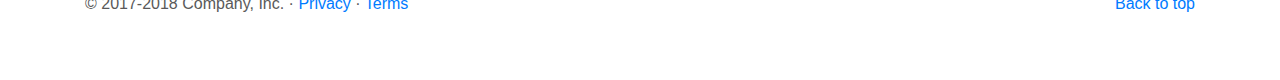
<file: static/css/bootstrap-4.0.0/docs/4.0/examples/carousel/index.html>
<!doctype html>
<html lang="en">
  <head>
    <meta charset="utf-8">
    <meta name="viewport" content="width=device-width, initial-scale=1, shrink-to-fit=no">
    <meta name="description" content="">
    <meta name="author" content="">
    <link rel="icon" href="../../../../favicon.ico">

    <title>Carousel Template for Bootstrap</title>

    <!-- Bootstrap core CSS -->
    <link href="../../../../dist/css/bootstrap.min.css" rel="stylesheet">

    <!-- Custom styles for this template -->
    <link href="carousel.css" rel="stylesheet">
  </head>
  <body>

    <header>
      <nav class="navbar navbar-expand-md navbar-dark fixed-top bg-dark">
        <a class="navbar-brand" href="#">Carousel</a>
        <button class="navbar-toggler" type="button" data-toggle="collapse" data-target="#navbarCollapse" aria-controls="navbarCollapse" aria-expanded="false" aria-label="Toggle navigation">
          <span class="navbar-toggler-icon"></span>
        </button>
        <div class="collapse navbar-collapse" id="navbarCollapse">
          <ul class="navbar-nav mr-auto">
            <li class="nav-item active">
              <a class="nav-link" href="#">Home <span class="sr-only">(current)</span></a>
            </li>
            <li class="nav-item">
              <a class="nav-link" href="#">Link</a>
            </li>
            <li class="nav-item">
              <a class="nav-link disabled" href="#">Disabled</a>
            </li>
          </ul>
          <form class="form-inline mt-2 mt-md-0">
            <input class="form-control mr-sm-2" type="text" placeholder="Search" aria-label="Search">
            <button class="btn btn-outline-success my-2 my-sm-0" type="submit">Search</button>
          </form>
        </div>
      </nav>
    </header>

    <main role="main">

      <div id="myCarousel" class="carousel slide" data-ride="carousel">
        <ol class="carousel-indicators">
          <li data-target="#myCarousel" data-slide-to="0" class="active"></li>
          <li data-target="#myCarousel" data-slide-to="1"></li>
          <li data-target="#myCarousel" data-slide-to="2"></li>
        </ol>
        <div class="carousel-inner">
          <div class="carousel-item active">
            <img class="first-slide" src="[data-uri]" alt="First slide">
            <div class="container">
              <div class="carousel-caption text-left">
                <h1>Example headline.</h1>
                <p>Cras justo odio, dapibus ac facilisis in, egestas eget quam. Donec id elit non mi porta gravida at eget metus. Nullam id dolor id nibh ultricies vehicula ut id elit.</p>
                <p><a class="btn btn-lg btn-primary" href="#" role="button">Sign up today</a></p>
              </div>
            </div>
          </div>
          <div class="carousel-item">
            <img class="second-slide" src="[data-uri]" alt="Second slide">
            <div class="container">
              <div class="carousel-caption">
                <h1>Another example headline.</h1>
                <p>Cras justo odio, dapibus ac facilisis in, egestas eget quam. Donec id elit non mi porta gravida at eget metus. Nullam id dolor id nibh ultricies vehicula ut id elit.</p>
                <p><a class="btn btn-lg btn-primary" href="#" role="button">Learn more</a></p>
              </div>
            </div>
          </div>
          <div class="carousel-item">
            <img class="third-slide" src="[data-uri]" alt="Third slide">
            <div class="container">
              <div class="carousel-caption text-right">
                <h1>One more for good measure.</h1>
                <p>Cras justo odio, dapibus ac facilisis in, egestas eget quam. Donec id elit non mi porta gravida at eget metus. Nullam id dolor id nibh ultricies vehicula ut id elit.</p>
                <p><a class="btn btn-lg btn-primary" href="#" role="button">Browse gallery</a></p>
              </div>
            </div>
          </div>
        </div>
        <a class="carousel-control-prev" href="#myCarousel" role="button" data-slide="prev">
          <span class="carousel-control-prev-icon" aria-hidden="true"></span>
          <span class="sr-only">Previous</span>
        </a>
        <a class="carousel-control-next" href="#myCarousel" role="button" data-slide="next">
          <span class="carousel-control-next-icon" aria-hidden="true"></span>
          <span class="sr-only">Next</span>
        </a>
      </div>


      <!-- Marketing messaging and featurettes
      ================================================== -->
      <!-- Wrap the rest of the page in another container to center all the content. -->

      <div class="container marketing">

        <!-- Three columns of text below the carousel -->
        <div class="row">
          <div class="col-lg-4">
            <img class="rounded-circle" src="[data-uri]" alt="Generic placeholder image" width="140" height="140">
            <h2>Heading</h2>
            <p>Donec sed odio dui. Etiam porta sem malesuada magna mollis euismod. Nullam id dolor id nibh ultricies vehicula ut id elit. Morbi leo risus, porta ac consectetur ac, vestibulum at eros. Praesent commodo cursus magna.</p>
            <p><a class="btn btn-secondary" href="#" role="button">View details &raquo;</a></p>
          </div><!-- /.col-lg-4 -->
          <div class="col-lg-4">
            <img class="rounded-circle" src="[data-uri]" alt="Generic placeholder image" width="140" height="140">
            <h2>Heading</h2>
            <p>Duis mollis, est non commodo luctus, nisi erat porttitor ligula, eget lacinia odio sem nec elit. Cras mattis consectetur purus sit amet fermentum. Fusce dapibus, tellus ac cursus commodo, tortor mauris condimentum nibh.</p>
            <p><a class="btn btn-secondary" href="#" role="button">View details &raquo;</a></p>
          </div><!-- /.col-lg-4 -->
          <div class="col-lg-4">
            <img class="rounded-circle" src="[data-uri]" alt="Generic placeholder image" width="140" height="140">
            <h2>Heading</h2>
            <p>Donec sed odio dui. Cras justo odio, dapibus ac facilisis in, egestas eget quam. Vestibulum id ligula porta felis euismod semper. Fusce dapibus, tellus ac cursus commodo, tortor mauris condimentum nibh, ut fermentum massa justo sit amet risus.</p>
            <p><a class="btn btn-secondary" href="#" role="button">View details &raquo;</a></p>
          </div><!-- /.col-lg-4 -->
        </div><!-- /.row -->


        <!-- START THE FEATURETTES -->

        <hr class="featurette-divider">

        <div class="row featurette">
          <div class="col-md-7">
            <h2 class="featurette-heading">First featurette heading. <span class="text-muted">It'll blow your mind.</span></h2>
            <p class="lead">Donec ullamcorper nulla non metus auctor fringilla. Vestibulum id ligula porta felis euismod semper. Praesent commodo cursus magna, vel scelerisque nisl consectetur. Fusce dapibus, tellus ac cursus commodo.</p>
          </div>
          <div class="col-md-5">
            <img class="featurette-image img-fluid mx-auto" data-src="holder.js/500x500/auto" alt="Generic placeholder image">
          </div>
        </div>

        <hr class="featurette-divider">

        <div class="row featurette">
          <div class="col-md-7 order-md-2">
            <h2 class="featurette-heading">Oh yeah, it's that good. <span class="text-muted">See for yourself.</span></h2>
            <p class="lead">Donec ullamcorper nulla non metus auctor fringilla. Vestibulum id ligula porta felis euismod semper. Praesent commodo cursus magna, vel scelerisque nisl consectetur. Fusce dapibus, tellus ac cursus commodo.</p>
          </div>
          <div class="col-md-5 order-md-1">
            <img class="featurette-image img-fluid mx-auto" data-src="holder.js/500x500/auto" alt="Generic placeholder image">
          </div>
        </div>

        <hr class="featurette-divider">

        <div class="row featurette">
          <div class="col-md-7">
            <h2 class="featurette-heading">And lastly, this one. <span class="text-muted">Checkmate.</span></h2>
            <p class="lead">Donec ullamcorper nulla non metus auctor fringilla. Vestibulum id ligula porta felis euismod semper. Praesent commodo cursus magna, vel scelerisque nisl consectetur. Fusce dapibus, tellus ac cursus commodo.</p>
          </div>
          <div class="col-md-5">
            <img class="featurette-image img-fluid mx-auto" data-src="holder.js/500x500/auto" alt="Generic placeholder image">
          </div>
        </div>

        <hr class="featurette-divider">

        <!-- /END THE FEATURETTES -->

      </div><!-- /.container -->


      <!-- FOOTER -->
      <footer class="container">
        <p class="float-right"><a href="#">Back to top</a></p>
        <p>&copy; 2017-2018 Company, Inc. &middot; <a href="#">Privacy</a> &middot; <a href="#">Terms</a></p>
      </footer>
    </main>

    <!-- Bootstrap core JavaScript
    ================================================== -->
    <!-- Placed at the end of the document so the pages load faster -->
    <script src="https://code.jquery.com/jquery-3.2.1.slim.min.js" integrity="sha384-KJ3o2DKtIkvYIK3UENzmM7KCkRr/rE9/Qpg6aAZGJwFDMVNA/GpGFF93hXpG5KkN" crossorigin="anonymous"></script>
    <script>window.jQuery || document.write('<script src="../../../../assets/js/vendor/jquery-slim.min.js"><\/script>')</script>
    <script src="../../../../assets/js/vendor/popper.min.js"></script>
    <script src="../../../../dist/js/bootstrap.min.js"></script>
    <!-- Just to make our placeholder images work. Don't actually copy the next line! -->
    <script src="../../../../assets/js/vendor/holder.min.js"></script>
  </body>
</html>
</file>
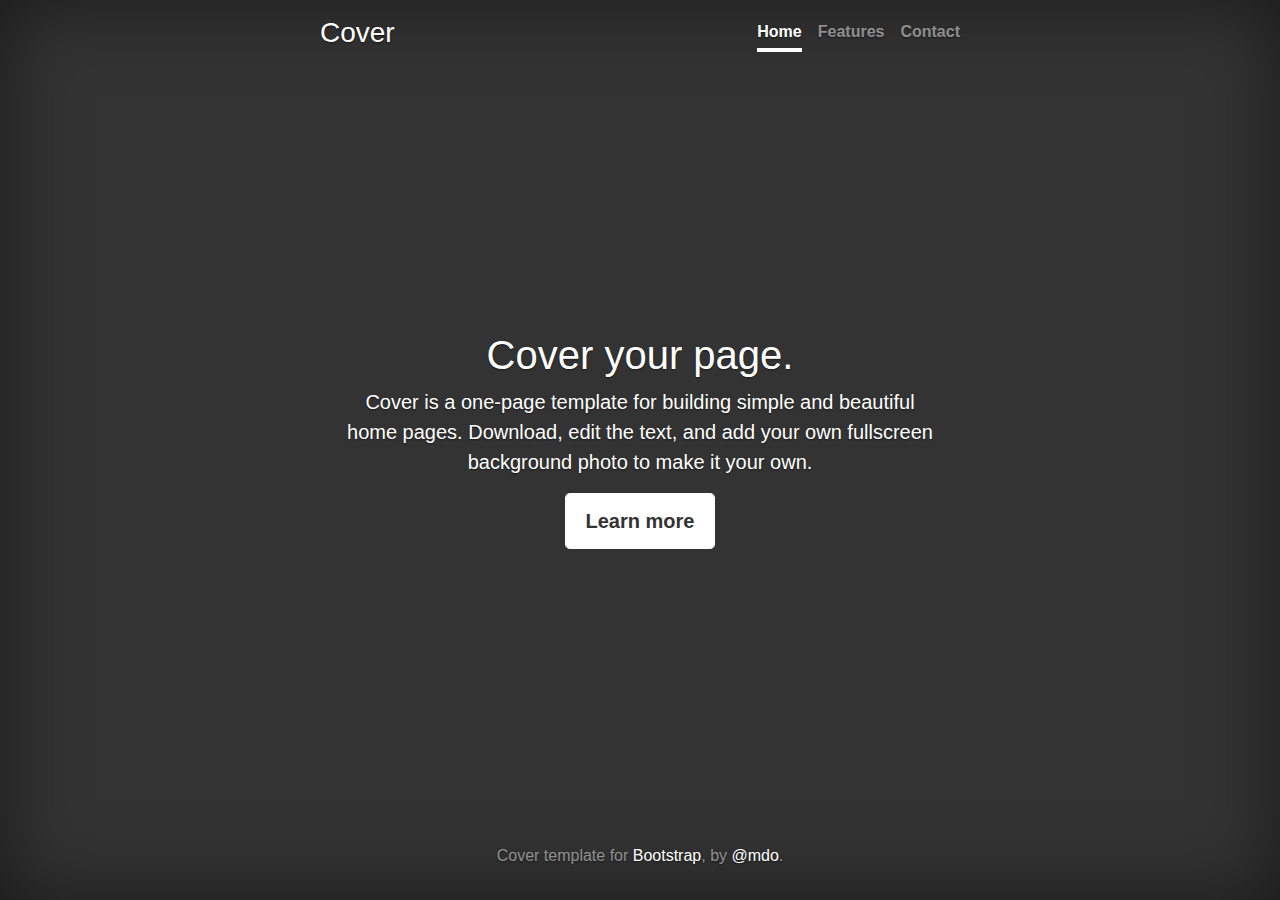
<file: static/css/bootstrap-4.0.0/docs/4.0/examples/cover/index.html>
<!doctype html>
<html lang="en">
  <head>
    <meta charset="utf-8">
    <meta name="viewport" content="width=device-width, initial-scale=1, shrink-to-fit=no">
    <meta name="description" content="">
    <meta name="author" content="">
    <link rel="icon" href="../../../../favicon.ico">

    <title>Cover Template for Bootstrap</title>

    <!-- Bootstrap core CSS -->
    <link href="../../../../dist/css/bootstrap.min.css" rel="stylesheet">

    <!-- Custom styles for this template -->
    <link href="cover.css" rel="stylesheet">
  </head>

  <body class="text-center">

    <div class="cover-container d-flex h-100 p-3 mx-auto flex-column">
      <header class="masthead mb-auto">
        <div class="inner">
          <h3 class="masthead-brand">Cover</h3>
          <nav class="nav nav-masthead justify-content-center">
            <a class="nav-link active" href="#">Home</a>
            <a class="nav-link" href="#">Features</a>
            <a class="nav-link" href="#">Contact</a>
          </nav>
        </div>
      </header>

      <main role="main" class="inner cover">
        <h1 class="cover-heading">Cover your page.</h1>
        <p class="lead">Cover is a one-page template for building simple and beautiful home pages. Download, edit the text, and add your own fullscreen background photo to make it your own.</p>
        <p class="lead">
          <a href="#" class="btn btn-lg btn-secondary">Learn more</a>
        </p>
      </main>

      <footer class="mastfoot mt-auto">
        <div class="inner">
          <p>Cover template for <a href="https://getbootstrap.com/">Bootstrap</a>, by <a href="https://twitter.com/mdo">@mdo</a>.</p>
        </div>
      </footer>
    </div>


    <!-- Bootstrap core JavaScript
    ================================================== -->
    <!-- Placed at the end of the document so the pages load faster -->
    <script src="https://code.jquery.com/jquery-3.2.1.slim.min.js" integrity="sha384-KJ3o2DKtIkvYIK3UENzmM7KCkRr/rE9/Qpg6aAZGJwFDMVNA/GpGFF93hXpG5KkN" crossorigin="anonymous"></script>
    <script>window.jQuery || document.write('<script src="../../../../assets/js/vendor/jquery-slim.min.js"><\/script>')</script>
    <script src="../../../../assets/js/vendor/popper.min.js"></script>
    <script src="../../../../dist/js/bootstrap.min.js"></script>
  </body>
</html>
</file>
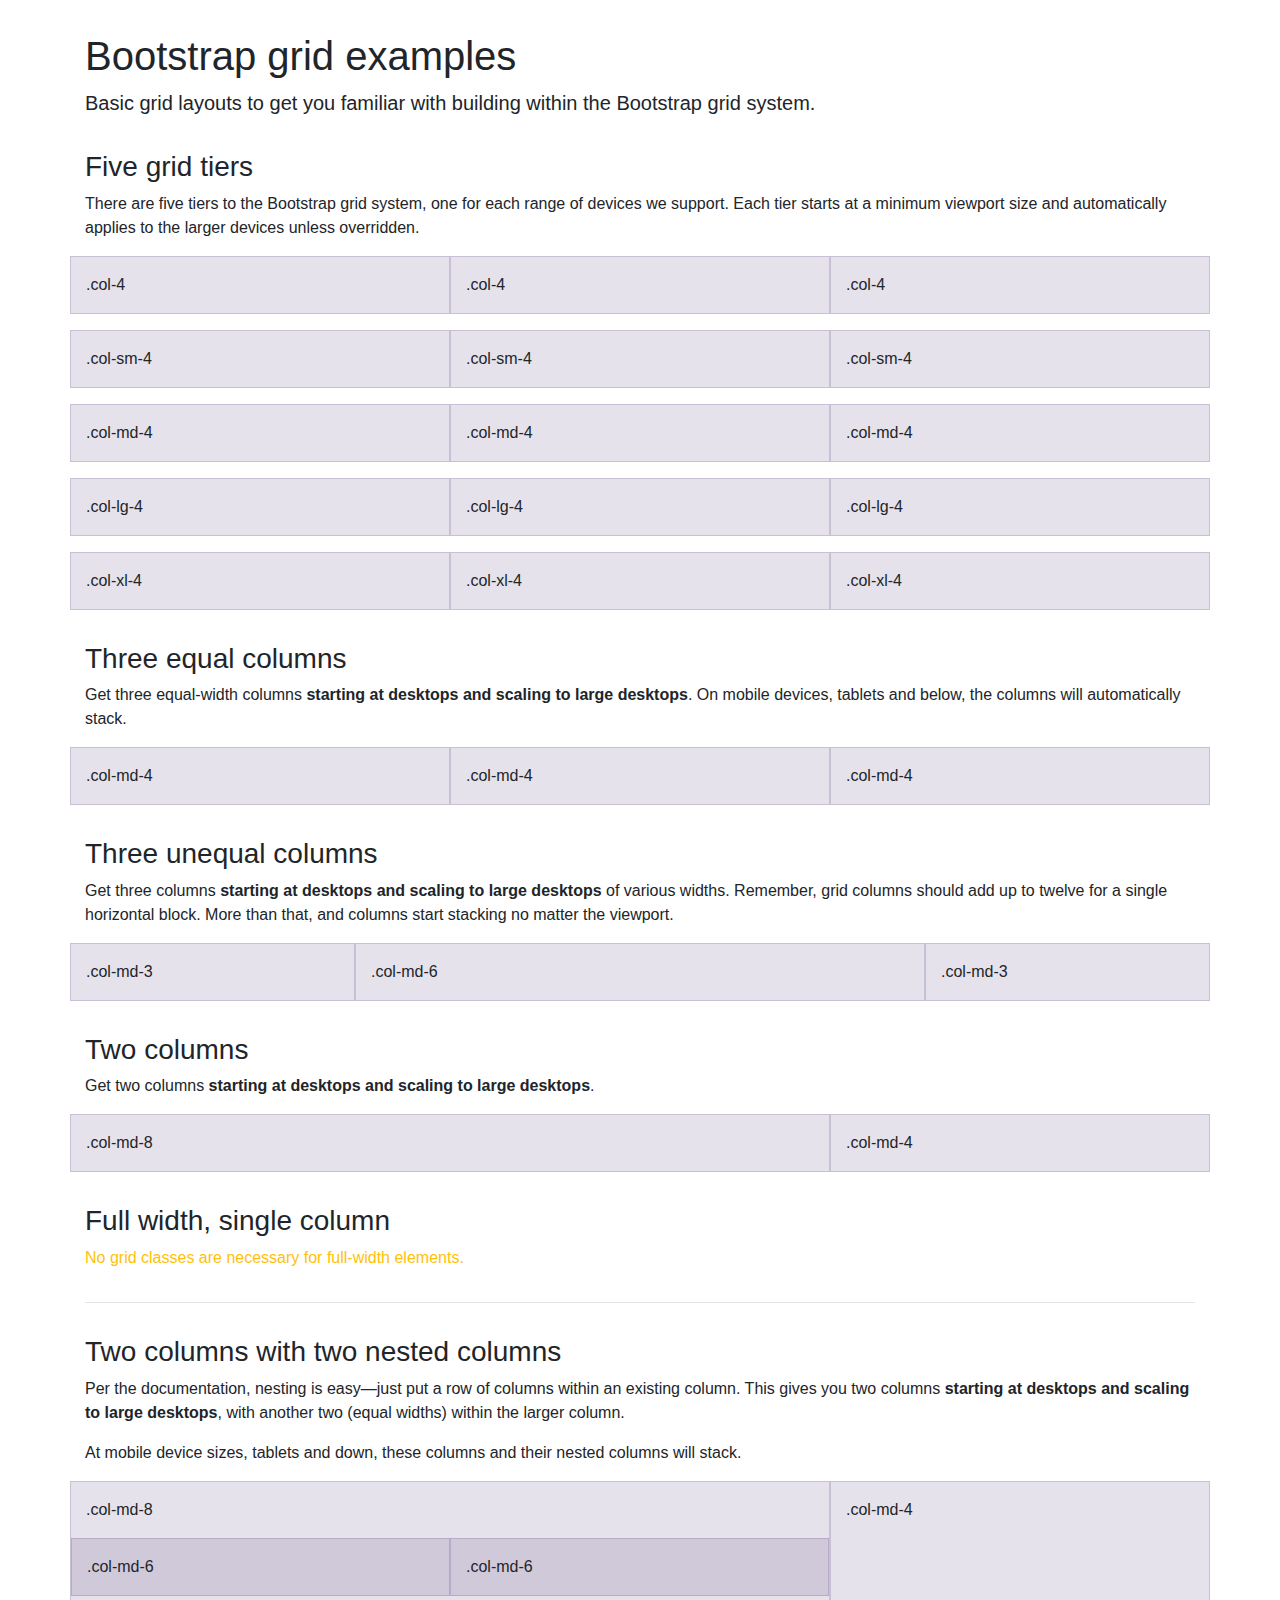
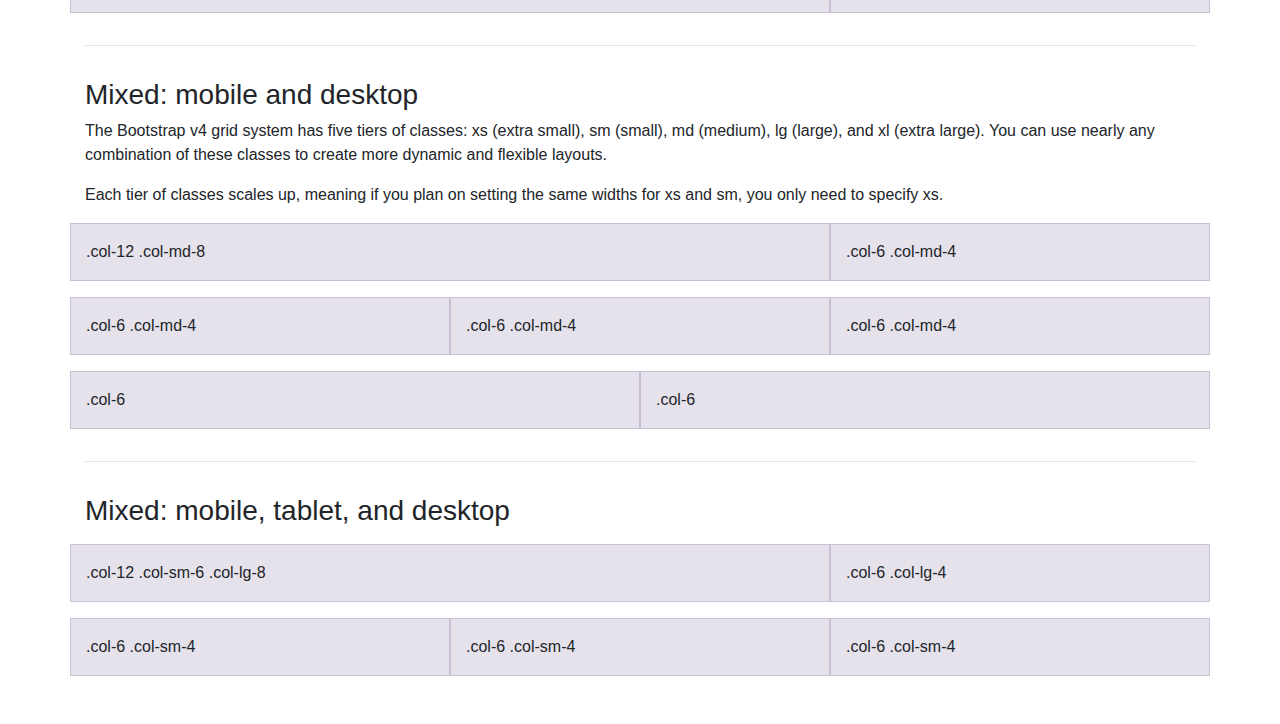
<file: static/css/bootstrap-4.0.0/docs/4.0/examples/grid/index.html>
<!doctype html>
<html lang="en">
  <head>
    <meta charset="utf-8">
    <meta name="viewport" content="width=device-width, initial-scale=1, shrink-to-fit=no">
    <meta name="description" content="">
    <meta name="author" content="">
    <link rel="icon" href="../../../../favicon.ico">

    <title>Grid Template for Bootstrap</title>

    <!-- Bootstrap core CSS -->
    <link href="../../../../dist/css/bootstrap.min.css" rel="stylesheet">

    <!-- Custom styles for this template -->
    <link href="grid.css" rel="stylesheet">
  </head>

  <body>
    <div class="container">

      <h1>Bootstrap grid examples</h1>
      <p class="lead">Basic grid layouts to get you familiar with building within the Bootstrap grid system.</p>

      <h3>Five grid tiers</h3>
      <p>There are five tiers to the Bootstrap grid system, one for each range of devices we support. Each tier starts at a minimum viewport size and automatically applies to the larger devices unless overridden.</p>

      <div class="row">
        <div class="col-4">.col-4</div>
        <div class="col-4">.col-4</div>
        <div class="col-4">.col-4</div>
      </div>

      <div class="row">
        <div class="col-sm-4">.col-sm-4</div>
        <div class="col-sm-4">.col-sm-4</div>
        <div class="col-sm-4">.col-sm-4</div>
      </div>

      <div class="row">
        <div class="col-md-4">.col-md-4</div>
        <div class="col-md-4">.col-md-4</div>
        <div class="col-md-4">.col-md-4</div>
      </div>

      <div class="row">
        <div class="col-lg-4">.col-lg-4</div>
        <div class="col-lg-4">.col-lg-4</div>
        <div class="col-lg-4">.col-lg-4</div>
      </div>

      <div class="row">
        <div class="col-xl-4">.col-xl-4</div>
        <div class="col-xl-4">.col-xl-4</div>
        <div class="col-xl-4">.col-xl-4</div>
      </div>

      <h3>Three equal columns</h3>
      <p>Get three equal-width columns <strong>starting at desktops and scaling to large desktops</strong>. On mobile devices, tablets and below, the columns will automatically stack.</p>
      <div class="row">
        <div class="col-md-4">.col-md-4</div>
        <div class="col-md-4">.col-md-4</div>
        <div class="col-md-4">.col-md-4</div>
      </div>

      <h3>Three unequal columns</h3>
      <p>Get three columns <strong>starting at desktops and scaling to large desktops</strong> of various widths. Remember, grid columns should add up to twelve for a single horizontal block. More than that, and columns start stacking no matter the viewport.</p>
      <div class="row">
        <div class="col-md-3">.col-md-3</div>
        <div class="col-md-6">.col-md-6</div>
        <div class="col-md-3">.col-md-3</div>
      </div>

      <h3>Two columns</h3>
      <p>Get two columns <strong>starting at desktops and scaling to large desktops</strong>.</p>
      <div class="row">
        <div class="col-md-8">.col-md-8</div>
        <div class="col-md-4">.col-md-4</div>
      </div>

      <h3>Full width, single column</h3>
      <p class="text-warning">No grid classes are necessary for full-width elements.</p>

      <hr>

      <h3>Two columns with two nested columns</h3>
      <p>Per the documentation, nesting is easy—just put a row of columns within an existing column. This gives you two columns <strong>starting at desktops and scaling to large desktops</strong>, with another two (equal widths) within the larger column.</p>
      <p>At mobile device sizes, tablets and down, these columns and their nested columns will stack.</p>
      <div class="row">
        <div class="col-md-8">
          .col-md-8
          <div class="row">
            <div class="col-md-6">.col-md-6</div>
            <div class="col-md-6">.col-md-6</div>
          </div>
        </div>
        <div class="col-md-4">.col-md-4</div>
      </div>

      <hr>

      <h3>Mixed: mobile and desktop</h3>
      <p>The Bootstrap v4 grid system has five tiers of classes: xs (extra small), sm (small), md (medium), lg (large), and xl (extra large). You can use nearly any combination of these classes to create more dynamic and flexible layouts.</p>
      <p>Each tier of classes scales up, meaning if you plan on setting the same widths for xs and sm, you only need to specify xs.</p>
      <div class="row">
        <div class="col-12 col-md-8">.col-12 .col-md-8</div>
        <div class="col-6 col-md-4">.col-6 .col-md-4</div>
      </div>
      <div class="row">
        <div class="col-6 col-md-4">.col-6 .col-md-4</div>
        <div class="col-6 col-md-4">.col-6 .col-md-4</div>
        <div class="col-6 col-md-4">.col-6 .col-md-4</div>
      </div>
      <div class="row">
        <div class="col-6">.col-6</div>
        <div class="col-6">.col-6</div>
      </div>

      <hr>

      <h3>Mixed: mobile, tablet, and desktop</h3>
      <p></p>
      <div class="row">
        <div class="col-12 col-sm-6 col-lg-8">.col-12 .col-sm-6 .col-lg-8</div>
        <div class="col-6 col-lg-4">.col-6 .col-lg-4</div>
      </div>
      <div class="row">
        <div class="col-6 col-sm-4">.col-6 .col-sm-4</div>
        <div class="col-6 col-sm-4">.col-6 .col-sm-4</div>
        <div class="col-6 col-sm-4">.col-6 .col-sm-4</div>
      </div>

    </div> <!-- /container -->
  </body>
</html>
</file>
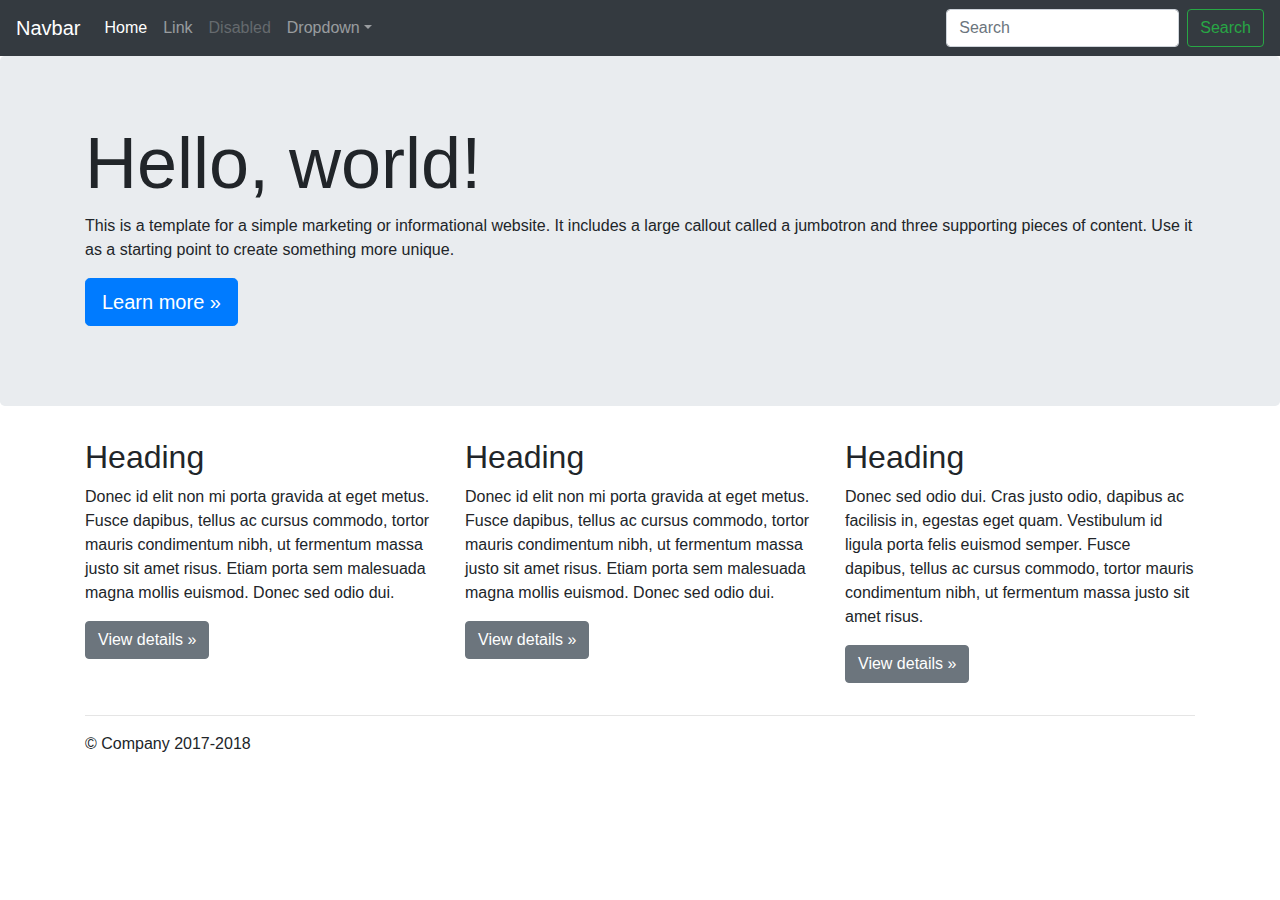
<file: static/css/bootstrap-4.0.0/docs/4.0/examples/jumbotron/index.html>
<!doctype html>
<html lang="en">
  <head>
    <meta charset="utf-8">
    <meta name="viewport" content="width=device-width, initial-scale=1, shrink-to-fit=no">
    <meta name="description" content="">
    <meta name="author" content="">
    <link rel="icon" href="../../../../favicon.ico">

    <title>Jumbotron Template for Bootstrap</title>

    <!-- Bootstrap core CSS -->
    <link href="../../../../dist/css/bootstrap.min.css" rel="stylesheet">

    <!-- Custom styles for this template -->
    <link href="jumbotron.css" rel="stylesheet">
  </head>

  <body>

    <nav class="navbar navbar-expand-md navbar-dark fixed-top bg-dark">
      <a class="navbar-brand" href="#">Navbar</a>
      <button class="navbar-toggler" type="button" data-toggle="collapse" data-target="#navbarsExampleDefault" aria-controls="navbarsExampleDefault" aria-expanded="false" aria-label="Toggle navigation">
        <span class="navbar-toggler-icon"></span>
      </button>

      <div class="collapse navbar-collapse" id="navbarsExampleDefault">
        <ul class="navbar-nav mr-auto">
          <li class="nav-item active">
            <a class="nav-link" href="#">Home <span class="sr-only">(current)</span></a>
          </li>
          <li class="nav-item">
            <a class="nav-link" href="#">Link</a>
          </li>
          <li class="nav-item">
            <a class="nav-link disabled" href="#">Disabled</a>
          </li>
          <li class="nav-item dropdown">
            <a class="nav-link dropdown-toggle" href="http://example.com" id="dropdown01" data-toggle="dropdown" aria-haspopup="true" aria-expanded="false">Dropdown</a>
            <div class="dropdown-menu" aria-labelledby="dropdown01">
              <a class="dropdown-item" href="#">Action</a>
              <a class="dropdown-item" href="#">Another action</a>
              <a class="dropdown-item" href="#">Something else here</a>
            </div>
          </li>
        </ul>
        <form class="form-inline my-2 my-lg-0">
          <input class="form-control mr-sm-2" type="text" placeholder="Search" aria-label="Search">
          <button class="btn btn-outline-success my-2 my-sm-0" type="submit">Search</button>
        </form>
      </div>
    </nav>

    <main role="main">

      <!-- Main jumbotron for a primary marketing message or call to action -->
      <div class="jumbotron">
        <div class="container">
          <h1 class="display-3">Hello, world!</h1>
          <p>This is a template for a simple marketing or informational website. It includes a large callout called a jumbotron and three supporting pieces of content. Use it as a starting point to create something more unique.</p>
          <p><a class="btn btn-primary btn-lg" href="#" role="button">Learn more &raquo;</a></p>
        </div>
      </div>

      <div class="container">
        <!-- Example row of columns -->
        <div class="row">
          <div class="col-md-4">
            <h2>Heading</h2>
            <p>Donec id elit non mi porta gravida at eget metus. Fusce dapibus, tellus ac cursus commodo, tortor mauris condimentum nibh, ut fermentum massa justo sit amet risus. Etiam porta sem malesuada magna mollis euismod. Donec sed odio dui. </p>
            <p><a class="btn btn-secondary" href="#" role="button">View details &raquo;</a></p>
          </div>
          <div class="col-md-4">
            <h2>Heading</h2>
            <p>Donec id elit non mi porta gravida at eget metus. Fusce dapibus, tellus ac cursus commodo, tortor mauris condimentum nibh, ut fermentum massa justo sit amet risus. Etiam porta sem malesuada magna mollis euismod. Donec sed odio dui. </p>
            <p><a class="btn btn-secondary" href="#" role="button">View details &raquo;</a></p>
          </div>
          <div class="col-md-4">
            <h2>Heading</h2>
            <p>Donec sed odio dui. Cras justo odio, dapibus ac facilisis in, egestas eget quam. Vestibulum id ligula porta felis euismod semper. Fusce dapibus, tellus ac cursus commodo, tortor mauris condimentum nibh, ut fermentum massa justo sit amet risus.</p>
            <p><a class="btn btn-secondary" href="#" role="button">View details &raquo;</a></p>
          </div>
        </div>

        <hr>

      </div> <!-- /container -->

    </main>

    <footer class="container">
      <p>&copy; Company 2017-2018</p>
    </footer>

    <!-- Bootstrap core JavaScript
    ================================================== -->
    <!-- Placed at the end of the document so the pages load faster -->
    <script src="https://code.jquery.com/jquery-3.2.1.slim.min.js" integrity="sha384-KJ3o2DKtIkvYIK3UENzmM7KCkRr/rE9/Qpg6aAZGJwFDMVNA/GpGFF93hXpG5KkN" crossorigin="anonymous"></script>
    <script>window.jQuery || document.write('<script src="../../../../assets/js/vendor/jquery-slim.min.js"><\/script>')</script>
    <script src="../../../../assets/js/vendor/popper.min.js"></script>
    <script src="../../../../dist/js/bootstrap.min.js"></script>
  </body>
</html>
</file>
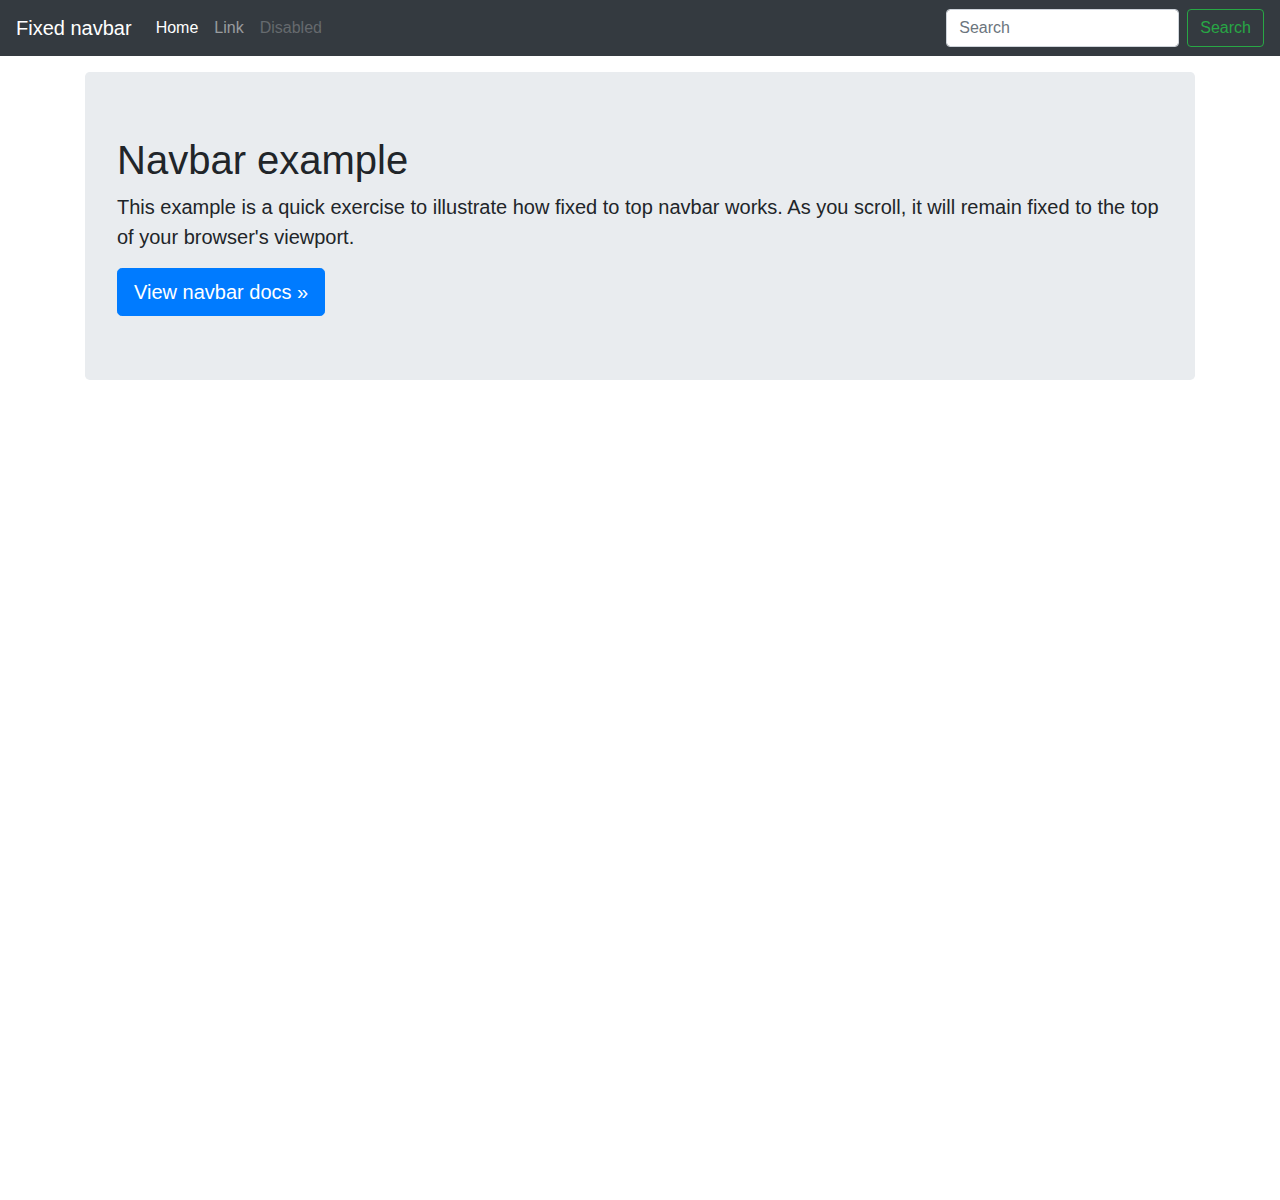
<file: static/css/bootstrap-4.0.0/docs/4.0/examples/navbar-fixed/index.html>
<!doctype html>
<html lang="en">
  <head>
    <meta charset="utf-8">
    <meta name="viewport" content="width=device-width, initial-scale=1, shrink-to-fit=no">
    <meta name="description" content="">
    <meta name="author" content="">
    <link rel="icon" href="../../../../favicon.ico">

    <title>Fixed top navbar example for Bootstrap</title>

    <!-- Bootstrap core CSS -->
    <link href="../../../../dist/css/bootstrap.min.css" rel="stylesheet">

    <!-- Custom styles for this template -->
    <link href="navbar-top-fixed.css" rel="stylesheet">
  </head>

  <body>

    <nav class="navbar navbar-expand-md navbar-dark fixed-top bg-dark">
      <a class="navbar-brand" href="#">Fixed navbar</a>
      <button class="navbar-toggler" type="button" data-toggle="collapse" data-target="#navbarCollapse" aria-controls="navbarCollapse" aria-expanded="false" aria-label="Toggle navigation">
        <span class="navbar-toggler-icon"></span>
      </button>
      <div class="collapse navbar-collapse" id="navbarCollapse">
        <ul class="navbar-nav mr-auto">
          <li class="nav-item active">
            <a class="nav-link" href="#">Home <span class="sr-only">(current)</span></a>
          </li>
          <li class="nav-item">
            <a class="nav-link" href="#">Link</a>
          </li>
          <li class="nav-item">
            <a class="nav-link disabled" href="#">Disabled</a>
          </li>
        </ul>
        <form class="form-inline mt-2 mt-md-0">
          <input class="form-control mr-sm-2" type="text" placeholder="Search" aria-label="Search">
          <button class="btn btn-outline-success my-2 my-sm-0" type="submit">Search</button>
        </form>
      </div>
    </nav>

    <main role="main" class="container">
      <div class="jumbotron">
        <h1>Navbar example</h1>
        <p class="lead">This example is a quick exercise to illustrate how fixed to top navbar works. As you scroll, it will remain fixed to the top of your browser's viewport.</p>
        <a class="btn btn-lg btn-primary" href="../../components/navbar/" role="button">View navbar docs &raquo;</a>
      </div>
    </main>

    <!-- Bootstrap core JavaScript
    ================================================== -->
    <!-- Placed at the end of the document so the pages load faster -->
    <script src="https://code.jquery.com/jquery-3.2.1.slim.min.js" integrity="sha384-KJ3o2DKtIkvYIK3UENzmM7KCkRr/rE9/Qpg6aAZGJwFDMVNA/GpGFF93hXpG5KkN" crossorigin="anonymous"></script>
    <script>window.jQuery || document.write('<script src="../../../../assets/js/vendor/jquery-slim.min.js"><\/script>')</script>
    <script src="../../../../assets/js/vendor/popper.min.js"></script>
    <script src="../../../../dist/js/bootstrap.min.js"></script>
  </body>
</html>
</file>
<file: static/css/bootstrap-4.0.0/docs/4.0/examples/album/album.css>
:root {
  --jumbotron-padding-y: 3rem;
}

.jumbotron {
  padding-top: var(--jumbotron-padding-y);
  padding-bottom: var(--jumbotron-padding-y);
  margin-bottom: 0;
  background-color: #fff;
}
@media (min-width: 768px) {
  .jumbotron {
    padding-top: calc(var(--jumbotron-padding-y) * 2);
    padding-bottom: calc(var(--jumbotron-padding-y) * 2);
  }
}

.jumbotron p:last-child {
  margin-bottom: 0;
}

.jumbotron-heading {
  font-weight: 300;
}

.jumbotron .container {
  max-width: 40rem;
}

footer {
  padding-top: 3rem;
  padding-bottom: 3rem;
}

footer p {
  margin-bottom: .25rem;
}

.box-shadow { box-shadow: 0 .25rem .75rem rgba(0, 0, 0, .05); }
</file>
<file: static/css/bootstrap-4.0.0/docs/4.0/examples/blog/blog.css>
/* stylelint-disable selector-list-comma-newline-after */

.blog-header {
  line-height: 1;
  border-bottom: 1px solid #e5e5e5;
}

.blog-header-logo {
  font-family: "Playfair Display", Georgia, "Times New Roman", serif;
  font-size: 2.25rem;
}

.blog-header-logo:hover {
  text-decoration: none;
}

h1, h2, h3, h4, h5, h6 {
  font-family: "Playfair Display", Georgia, "Times New Roman", serif;
}

.display-4 {
  font-size: 2.5rem;
}
@media (min-width: 768px) {
  .display-4 {
    font-size: 3rem;
  }
}

.nav-scroller {
  position: relative;
  z-index: 2;
  height: 2.75rem;
  overflow-y: hidden;
}

.nav-scroller .nav {
  display: -webkit-box;
  display: -ms-flexbox;
  display: flex;
  -ms-flex-wrap: nowrap;
  flex-wrap: nowrap;
  padding-bottom: 1rem;
  margin-top: -1px;
  overflow-x: auto;
  text-align: center;
  white-space: nowrap;
  -webkit-overflow-scrolling: touch;
}

.nav-scroller .nav-link {
  padding-top: .75rem;
  padding-bottom: .75rem;
  font-size: .875rem;
}

.card-img-right {
  height: 100%;
  border-radius: 0 3px 3px 0;
}

.flex-auto {
  -ms-flex: 0 0 auto;
  -webkit-box-flex: 0;
  flex: 0 0 auto;
}

.h-250 { height: 250px; }
@media (min-width: 768px) {
  .h-md-250 { height: 250px; }
}

.border-top { border-top: 1px solid #e5e5e5; }
.border-bottom { border-bottom: 1px solid #e5e5e5; }

.box-shadow { box-shadow: 0 .25rem .75rem rgba(0, 0, 0, .05); }

/*
 * Blog name and description
 */
.blog-title {
  margin-bottom: 0;
  font-size: 2rem;
  font-weight: 400;
}
.blog-description {
  font-size: 1.1rem;
  color: #999;
}

@media (min-width: 40em) {
  .blog-title {
    font-size: 3.5rem;
  }
}

/* Pagination */
.blog-pagination {
  margin-bottom: 4rem;
}
.blog-pagination > .btn {
  border-radius: 2rem;
}

/*
 * Blog posts
 */
.blog-post {
  margin-bottom: 4rem;
}
.blog-post-title {
  margin-bottom: .25rem;
  font-size: 2.5rem;
}
.blog-post-meta {
  margin-bottom: 1.25rem;
  color: #999;
}

/*
 * Footer
 */
.blog-footer {
  padding: 2.5rem 0;
  color: #999;
  text-align: center;
  background-color: #f9f9f9;
  border-top: .05rem solid #e5e5e5;
}
.blog-footer p:last-child {
  margin-bottom: 0;
}
</file>
<file: static/css/bootstrap-4.0.0/docs/4.0/examples/carousel/carousel.css>
/* GLOBAL STYLES
-------------------------------------------------- */
/* Padding below the footer and lighter body text */

body {
  padding-top: 3rem;
  padding-bottom: 3rem;
  color: #5a5a5a;
}


/* CUSTOMIZE THE CAROUSEL
-------------------------------------------------- */

/* Carousel base class */
.carousel {
  margin-bottom: 4rem;
}
/* Since positioning the image, we need to help out the caption */
.carousel-caption {
  bottom: 3rem;
  z-index: 10;
}

/* Declare heights because of positioning of img element */
.carousel-item {
  height: 32rem;
  background-color: #777;
}
.carousel-item > img {
  position: absolute;
  top: 0;
  left: 0;
  min-width: 100%;
  height: 32rem;
}


/* MARKETING CONTENT
-------------------------------------------------- */

/* Center align the text within the three columns below the carousel */
.marketing .col-lg-4 {
  margin-bottom: 1.5rem;
  text-align: center;
}
.marketing h2 {
  font-weight: 400;
}
.marketing .col-lg-4 p {
  margin-right: .75rem;
  margin-left: .75rem;
}


/* Featurettes
------------------------- */

.featurette-divider {
  margin: 5rem 0; /* Space out the Bootstrap <hr> more */
}

/* Thin out the marketing headings */
.featurette-heading {
  font-weight: 300;
  line-height: 1;
  letter-spacing: -.05rem;
}


/* RESPONSIVE CSS
-------------------------------------------------- */

@media (min-width: 40em) {
  /* Bump up size of carousel content */
  .carousel-caption p {
    margin-bottom: 1.25rem;
    font-size: 1.25rem;
    line-height: 1.4;
  }

  .featurette-heading {
    font-size: 50px;
  }
}

@media (min-width: 62em) {
  .featurette-heading {
    margin-top: 7rem;
  }
}
</file>
<file: static/css/bootstrap-4.0.0/docs/4.0/examples/cover/cover.css>
/*
 * Globals
 */

/* Links */
a,
a:focus,
a:hover {
  color: #fff;
}

/* Custom default button */
.btn-secondary,
.btn-secondary:hover,
.btn-secondary:focus {
  color: #333;
  text-shadow: none; /* Prevent inheritance from `body` */
  background-color: #fff;
  border: .05rem solid #fff;
}


/*
 * Base structure
 */

html,
body {
  height: 100%;
  background-color: #333;
}

body {
  display: -ms-flexbox;
  display: -webkit-box;
  display: flex;
  -ms-flex-pack: center;
  -webkit-box-pack: center;
  justify-content: center;
  color: #fff;
  text-shadow: 0 .05rem .1rem rgba(0, 0, 0, .5);
  box-shadow: inset 0 0 5rem rgba(0, 0, 0, .5);
}

.cover-container {
  max-width: 42em;
}


/*
 * Header
 */
.masthead {
  margin-bottom: 2rem;
}

.masthead-brand {
  margin-bottom: 0;
}

.nav-masthead .nav-link {
  padding: .25rem 0;
  font-weight: 700;
  color: rgba(255, 255, 255, .5);
  background-color: transparent;
  border-bottom: .25rem solid transparent;
}

.nav-masthead .nav-link:hover,
.nav-masthead .nav-link:focus {
  border-bottom-color: rgba(255, 255, 255, .25);
}

.nav-masthead .nav-link + .nav-link {
  margin-left: 1rem;
}

.nav-masthead .active {
  color: #fff;
  border-bottom-color: #fff;
}

@media (min-width: 48em) {
  .masthead-brand {
    float: left;
  }
  .nav-masthead {
    float: right;
  }
}


/*
 * Cover
 */
.cover {
  padding: 0 1.5rem;
}
.cover .btn-lg {
  padding: .75rem 1.25rem;
  font-weight: 700;
}


/*
 * Footer
 */
.mastfoot {
  color: rgba(255, 255, 255, .5);
}
</file>
<file: static/css/bootstrap-4.0.0/docs/4.0/examples/grid/grid.css>
body {
  padding-top: 2rem;
  padding-bottom: 2rem;
}

h3 {
  margin-top: 2rem;
}

.row {
  margin-bottom: 1rem;
}
.row .row {
  margin-top: 1rem;
  margin-bottom: 0;
}
[class*="col-"] {
  padding-top: 1rem;
  padding-bottom: 1rem;
  background-color: rgba(86, 61, 124, .15);
  border: 1px solid rgba(86, 61, 124, .2);
}

hr {
  margin-top: 2rem;
  margin-bottom: 2rem;
}
</file>
<file: static/css/bootstrap-4.0.0/docs/4.0/examples/jumbotron/jumbotron.css>
/* Move down content because we have a fixed navbar that is 3.5rem tall */
body {
  padding-top: 3.5rem;
}
</file>
<file: static/css/bootstrap-4.0.0/docs/4.0/examples/navbar-fixed/navbar-top-fixed.css>
/* Show it is fixed to the top */
body {
  min-height: 75rem;
  padding-top: 4.5rem;
}
</file>
<file: static/css/bootstrap-4.0.0/js/tests/vendor/qunit.css>
/*!
 * QUnit 2.4.1
 * https://qunitjs.com/
 *
 * Copyright jQuery Foundation and other contributors
 * Released under the MIT license
 * https://jquery.org/license
 *
 * Date: 2017-10-22T05:12Z
 */

/** Font Family and Sizes */

#qunit-tests, #qunit-header, #qunit-banner, #qunit-testrunner-toolbar, #qunit-filteredTest, #qunit-userAgent, #qunit-testresult {
	font-family: "Helvetica Neue Light", "HelveticaNeue-Light", "Helvetica Neue", Calibri, Helvetica, Arial, sans-serif;
}

#qunit-testrunner-toolbar, #qunit-filteredTest, #qunit-userAgent, #qunit-testresult, #qunit-tests li { font-size: small; }
#qunit-tests { font-size: smaller; }


/** Resets */

#qunit-tests, #qunit-header, #qunit-banner, #qunit-filteredTest, #qunit-userAgent, #qunit-testresult, #qunit-modulefilter {
	margin: 0;
	padding: 0;
}


/** Header (excluding toolbar) */

#qunit-header {
	padding: 0.5em 0 0.5em 1em;

	color: #8699A4;
	background-color: #0D3349;

	font-size: 1.5em;
	line-height: 1em;
	font-weight: 400;

	border-radius: 5px 5px 0 0;
}

#qunit-header a {
	text-decoration: none;
	color: #C2CCD1;
}

#qunit-header a:hover,
#qunit-header a:focus {
	color: #FFF;
}

#qunit-banner {
	height: 5px;
}

#qunit-filteredTest {
	padding: 0.5em 1em 0.5em 1em;
	color: #366097;
	background-color: #F4FF77;
}

#qunit-userAgent {
	padding: 0.5em 1em 0.5em 1em;
	color: #FFF;
	background-color: #2B81AF;
	text-shadow: rgba(0, 0, 0, 0.5) 2px 2px 1px;
}


/** Toolbar */

#qunit-testrunner-toolbar {
	padding: 0.5em 1em 0.5em 1em;
	color: #5E740B;
	background-color: #EEE;
}

#qunit-testrunner-toolbar .clearfix {
	height: 0;
	clear: both;
}

#qunit-testrunner-toolbar label {
	display: inline-block;
}

#qunit-testrunner-toolbar input[type=checkbox],
#qunit-testrunner-toolbar input[type=radio] {
	margin: 3px;
	vertical-align: -2px;
}

#qunit-testrunner-toolbar input[type=text] {
	box-sizing: border-box;
	height: 1.6em;
}

.qunit-url-config,
.qunit-filter,
#qunit-modulefilter {
	display: inline-block;
	line-height: 2.1em;
}

.qunit-filter,
#qunit-modulefilter {
	float: right;
	position: relative;
	margin-left: 1em;
}

.qunit-url-config label {
	margin-right: 0.5em;
}

#qunit-modulefilter-search {
	box-sizing: border-box;
	width: 400px;
}

#qunit-modulefilter-search-container:after {
	position: absolute;
	right: 0.3em;
	content: "\25bc";
	color: black;
}

#qunit-modulefilter-dropdown {
	/* align with #qunit-modulefilter-search */
	box-sizing: border-box;
	width: 400px;
	position: absolute;
	right: 0;
	top: 50%;
	margin-top: 0.8em;

	border: 1px solid #D3D3D3;
	border-top: none;
	border-radius: 0 0 .25em .25em;
	color: #000;
	background-color: #F5F5F5;
	z-index: 99;
}

#qunit-modulefilter-dropdown a {
	color: inherit;
	text-decoration: none;
}

#qunit-modulefilter-dropdown .clickable.checked {
	font-weight: bold;
	color: #000;
	background-color: #D2E0E6;
}

#qunit-modulefilter-dropdown .clickable:hover {
	color: #FFF;
	background-color: #0D3349;
}

#qunit-modulefilter-actions {
	display: block;
	overflow: auto;

	/* align with #qunit-modulefilter-dropdown-list */
	font: smaller/1.5em sans-serif;
}

#qunit-modulefilter-dropdown #qunit-modulefilter-actions > * {
	box-sizing: border-box;
	max-height: 2.8em;
	display: block;
	padding: 0.4em;
}

#qunit-modulefilter-dropdown #qunit-modulefilter-actions > button {
	float: right;
	font: inherit;
}

#qunit-modulefilter-dropdown #qunit-modulefilter-actions > :last-child {
	/* insert padding to align with checkbox margins */
	padding-left: 3px;
}

#qunit-modulefilter-dropdown-list {
	max-height: 200px;
	overflow-y: auto;
	margin: 0;
	border-top: 2px groove threedhighlight;
	padding: 0.4em 0 0;
	font: smaller/1.5em sans-serif;
}

#qunit-modulefilter-dropdown-list li {
	white-space: nowrap;
	overflow: hidden;
	text-overflow: ellipsis;
}

#qunit-modulefilter-dropdown-list .clickable {
	display: block;
	padding-left: 0.15em;
}


/** Tests: Pass/Fail */

#qunit-tests {
	list-style-position: inside;
}

#qunit-tests li {
	padding: 0.4em 1em 0.4em 1em;
	border-bottom: 1px solid #FFF;
	list-style-position: inside;
}

#qunit-tests > li {
	display: none;
}

#qunit-tests li.running,
#qunit-tests li.pass,
#qunit-tests li.fail,
#qunit-tests li.skipped,
#qunit-tests li.aborted {
	display: list-item;
}

#qunit-tests.hidepass {
	position: relative;
}

#qunit-tests.hidepass li.running,
#qunit-tests.hidepass li.pass:not(.todo) {
	visibility: hidden;
	position: absolute;
	width:   0;
	height:  0;
	padding: 0;
	border:  0;
	margin:  0;
}

#qunit-tests li strong {
	cursor: pointer;
}

#qunit-tests li.skipped strong {
	cursor: default;
}

#qunit-tests li a {
	padding: 0.5em;
	color: #C2CCD1;
	text-decoration: none;
}

#qunit-tests li p a {
	padding: 0.25em;
	color: #6B6464;
}
#qunit-tests li a:hover,
#qunit-tests li a:focus {
	color: #000;
}

#qunit-tests li .runtime {
	float: right;
	font-size: smaller;
}

.qunit-assert-list {
	margin-top: 0.5em;
	padding: 0.5em;

	background-color: #FFF;

	border-radius: 5px;
}

.qunit-source {
	margin: 0.6em 0 0.3em;
}

.qunit-collapsed {
	display: none;
}

#qunit-tests table {
	border-collapse: collapse;
	margin-top: 0.2em;
}

#qunit-tests th {
	text-align: right;
	vertical-align: top;
	padding: 0 0.5em 0 0;
}

#qunit-tests td {
	vertical-align: top;
}

#qunit-tests pre {
	margin: 0;
	white-space: pre-wrap;
	word-wrap: break-word;
}

#qunit-tests del {
	color: #374E0C;
	background-color: #E0F2BE;
	text-decoration: none;
}

#qunit-tests ins {
	color: #500;
	background-color: #FFCACA;
	text-decoration: none;
}

/*** Test Counts */

#qunit-tests b.counts                       { color: #000; }
#qunit-tests b.passed                       { color: #5E740B; }
#qunit-tests b.failed                       { color: #710909; }

#qunit-tests li li {
	padding: 5px;
	background-color: #FFF;
	border-bottom: none;
	list-style-position: inside;
}

/*** Passing Styles */

#qunit-tests li li.pass {
	color: #3C510C;
	background-color: #FFF;
	border-left: 10px solid #C6E746;
}

#qunit-tests .pass                          { color: #528CE0; background-color: #D2E0E6; }
#qunit-tests .pass .test-name               { color: #366097; }

#qunit-tests .pass .test-actual,
#qunit-tests .pass .test-expected           { color: #999; }

#qunit-banner.qunit-pass                    { background-color: #C6E746; }

/*** Failing Styles */

#qunit-tests li li.fail {
	color: #710909;
	background-color: #FFF;
	border-left: 10px solid #EE5757;
	white-space: pre;
}

#qunit-tests > li:last-child {
	border-radius: 0 0 5px 5px;
}

#qunit-tests .fail                          { color: #000; background-color: #EE5757; }
#qunit-tests .fail .test-name,
#qunit-tests .fail .module-name             { color: #000; }

#qunit-tests .fail .test-actual             { color: #EE5757; }
#qunit-tests .fail .test-expected           { color: #008000; }

#qunit-banner.qunit-fail                    { background-color: #EE5757; }


/*** Aborted tests */
#qunit-tests .aborted { color: #000; background-color: orange; }
/*** Skipped tests */

#qunit-tests .skipped {
	background-color: #EBECE9;
}

#qunit-tests .qunit-todo-label,
#qunit-tests .qunit-skipped-label {
	background-color: #F4FF77;
	display: inline-block;
	font-style: normal;
	color: #366097;
	line-height: 1.8em;
	padding: 0 0.5em;
	margin: -0.4em 0.4em -0.4em 0;
}

#qunit-tests .qunit-todo-label {
	background-color: #EEE;
}

/** Result */

#qunit-testresult {
	color: #2B81AF;
	background-color: #D2E0E6;

	border-bottom: 1px solid #FFF;
}
#qunit-testresult .clearfix {
	height: 0;
	clear: both;
}
#qunit-testresult .module-name {
	font-weight: 700;
}
#qunit-testresult-display {
	padding: 0.5em 1em 0.5em 1em;
	width: 85%;
	float:left;
}
#qunit-testresult-controls {
	padding: 0.5em 1em 0.5em 1em;
  width: 10%;
	float:left;
}

/** Fixture */

#qunit-fixture {
	position: absolute;
	top: -10000px;
	left: -10000px;
	width: 1000px;
	height: 1000px;
}
</file>
